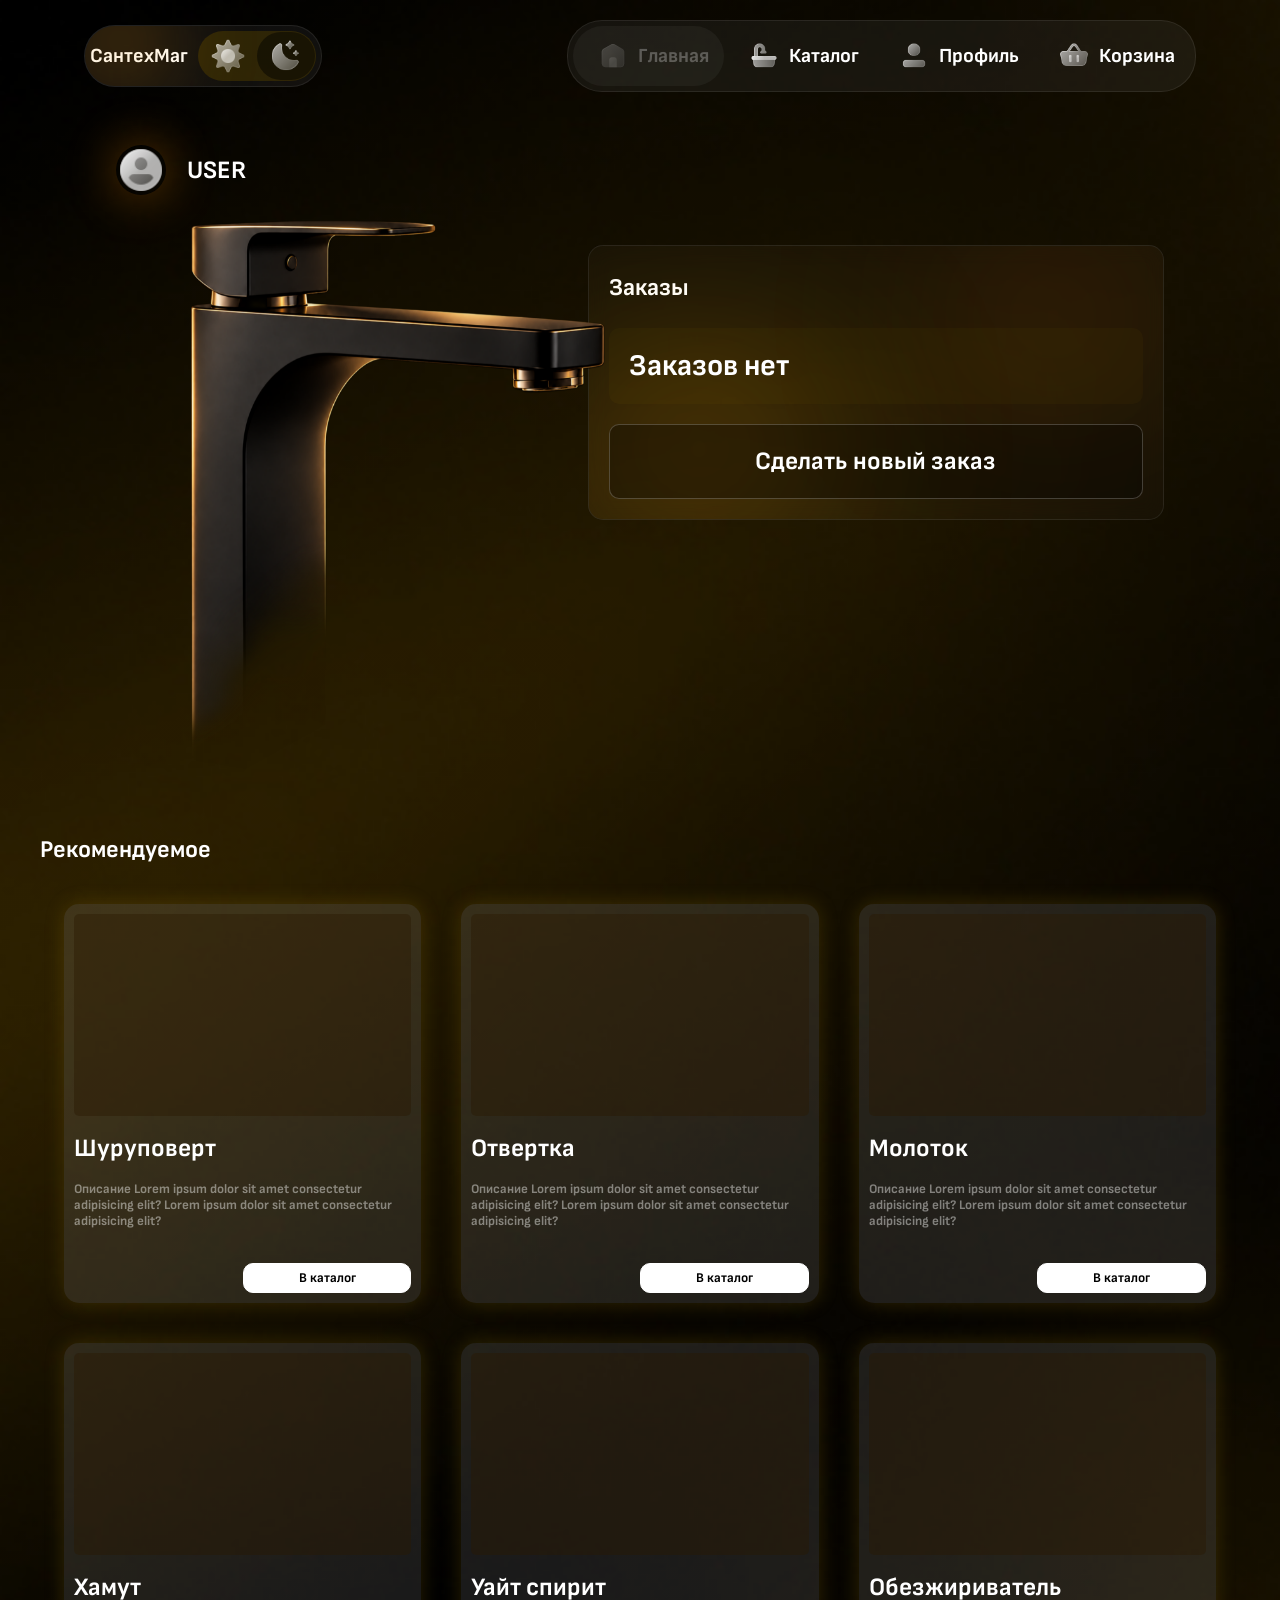
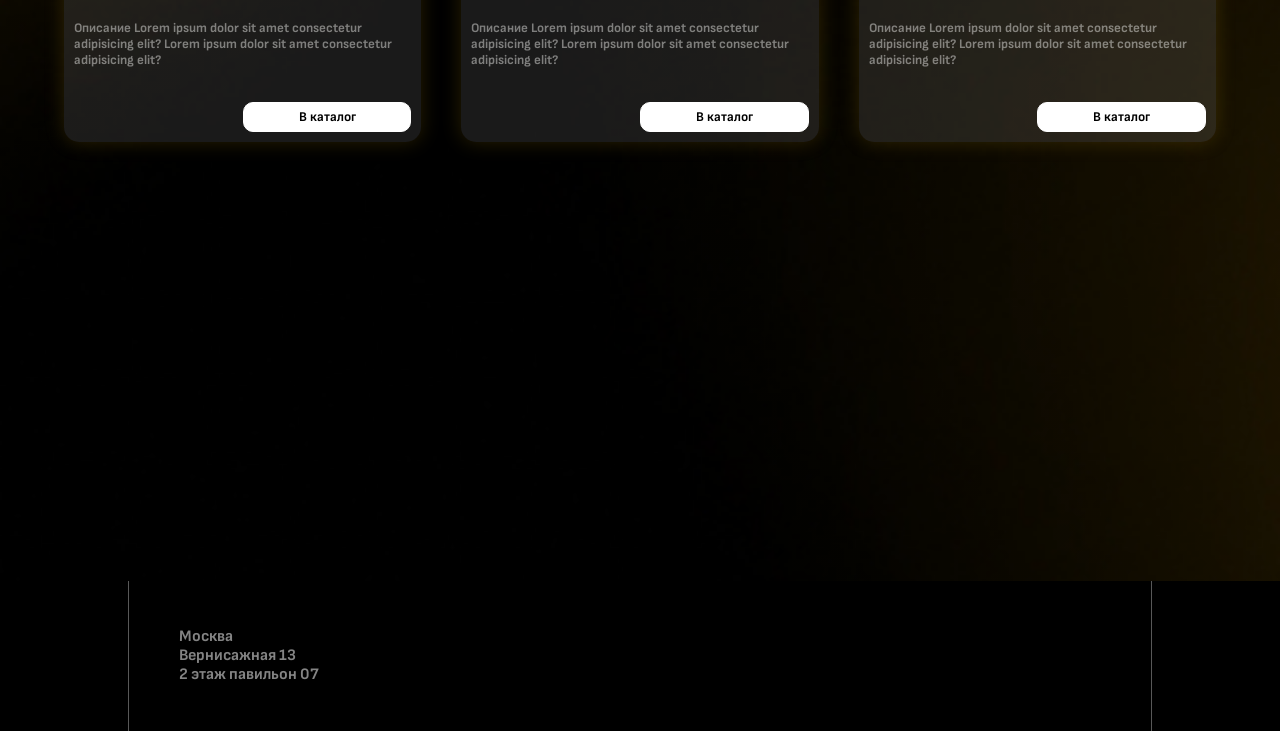
<file: index.html>
<!DOCTYPE html>
<html lang="ru">

<head>
    <meta charset="UTF-8">
    <meta name="viewport" content="width=device-width, initial-scale=1.0">
    <meta name="robots" content="noindex">
    <script>
        if (localStorage.getItem('theme') === 'light') {
            document.documentElement.classList.add('light-theme');
        }
    </script>
    <title>Магазин Сантехники</title>
    <link rel="preconnect" href="https://fonts.googleapis.com">
    <link rel="preconnect" href="https://fonts.gstatic.com" crossorigin>
    <link href="https://fonts.googleapis.com/css2?family=Sofia+Sans:ital,wght@0,1..1000;1,1..1000&display=swap"
        rel="stylesheet">
    <link rel="stylesheet" href="css/style.css">
    <link rel="stylesheet" href="css/menu.css">
    <link rel="stylesheet" href="css/lightTheme.css">

</head>

<body>
    <div class="menu__blok">
        <div class="menu__close"><img src="img/header/menu-close.png" alt="menuclose" class="menu__close__logo"></div>
        <div class="menu__nav">
            <div class="menu__item menu__item_open">
                <div class="menu__item_icon"><img src="img/header/home.svg" alt="home"></div>
                <div class="menu__item_title"><a href="index.html">Главная</a></div>
            </div>
            <div class="menu__item">
                <div class="menu__item_icon"><img src="img/header/catalog.png" alt="catalog"></div>
                <div class="menu__item_title"><a href="catalog.html">Каталог</a></div>
            </div>
            <div class="menu__item">
                <div class="menu__item_icon"><img src="img/header/profile.png" alt="profile"></div>
                <div class="menu__item_title"><a href="profile.html">Профиль</a></div>
            </div>
            <div class="menu__item">
                <div class="menu__item_icon"><img src="img/header/korxina.png" alt="korzina"></div>
                <div class="menu__item_title"><a href="cart.html">Корзина</a></div>
            </div>
        </div>
    </div>



    <!---------------Шапка  -->
    <div class="fon-blok">

        <header>

            <div class="header__flex">
                <div class="header__logo">
                    <div class="header__logo__blob"></div>
                    <div class="header__logo__text">СантехМаг</div>
                    <div class="theme">
                        <div class="theme__button" id="light"><img src="img/theme/light.png" alt=""></div>
                        <div class="theme__button" id="dark"><img src="img/theme/dark.png" alt=""></div>
                    </div>
                </div>


                <div class="nav__flex">
                    <nav class="nav">
                        <div class="nav__item nav__item_open">
                            <div class="nav__item_icon"><img src="img/header/home.svg" alt="home"></div>
                            <div class="nav__item_title"><a href="index.html">Главная</a></div>
                        </div>
                        <div class="nav__item">
                            <div class="nav__item_icon"><img src="img/header/catalog.png" alt="catalog"></div>
                            <div class="nav__item_title"><a href="catalog.html">Каталог</a></div>
                        </div>
                        <div class="nav__item">
                            <div class="nav__item_icon"><img src="img/header/profile.png" alt="profile"></div>
                            <div class="nav__item_title"><a href="profile.html">Профиль</a></div>
                        </div>
                        <div class="nav__item">
                            <div class="nav__item_icon"><img src="img/header/korxina.png" alt="korzina"></div>
                            <div class="nav__item_title"><a href="cart.html">Корзина</a></div>
                        </div>
                    </nav>
                </div>
                <div class="header__menu"><img src="img/header/menu.png" alt="menu"></div>
            </div>



        </header>

        <main class="container">


            <!-- -------------Главная---- -->
            <section class="home">
                <div class="user">
                    <div class="user__logo"><img src="img/header/profilelog.png" alt="profile"></div>
                    <div class="user__name">User</div>

                    <div class="user__count">Количество заказов: 0</div>

                </div>
                <div class="info__blok">

                    <div class="kran__blok"><img src="img/kran.png" alt=""></div>

                    <div class="info">
                        <div class="info__blob"></div>
                        <div class="info__blob1"></div>
                        <h1 class="info__title">Заказы</h1>

                        <div class="info__items-blok">



                        </div>
                
                        <div class="info__item info__item-btn">
                            <button class="info__btn_order"><a href="catalog.html">Сделать новый заказ</a></button>
                        </div>
                    </div>
                </div>
            </section>
    </div>

    <!-- -----------Частые товары -->

    <section class="usble">
        <h1 class="usble__title">Рекомендуемое</h1>

        <div class="goods">

        </div>
    </section>

    </main>


    <!--------------Подвал -->
    <footer>
        <div class="footer__info">
            <p>Москва <br> Вернисажная 13 <br> 2 этаж павильон 07</p>
        </div>
    </footer>

    <script src="script/products.js"></script>

    <script src="script/menu.js"></script>
    <script src="script/home.js"></script>
    <script src="script/animations.js"></script>
    <script src="script/setThemeHome.js"></script>


</body>

</html>
</file>
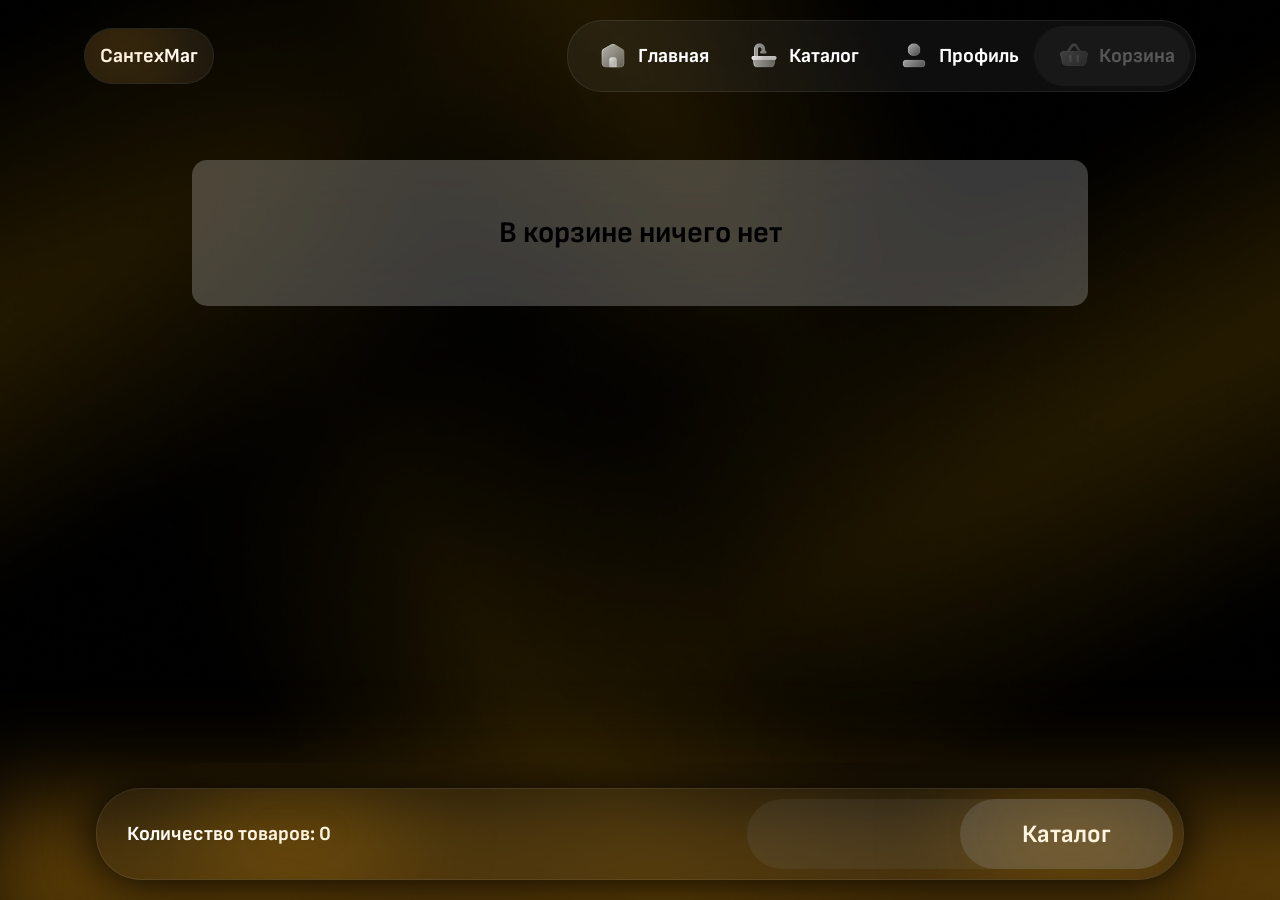
<file: cart.html>
<!DOCTYPE html>
<html lang="ru">

<head>
    <meta charset="UTF-8">
    <meta name="viewport" content="width=device-width, initial-scale=1.0">
    <script>
        if (localStorage.getItem('theme') === 'light') {
            document.documentElement.classList.add('light-theme');
        }
    </script>
    <title>Cart</title>
    <link rel="preconnect" href="https://fonts.googleapis.com">
    <link rel="preconnect" href="https://fonts.gstatic.com" crossorigin>
    <link href="https://fonts.googleapis.com/css2?family=Sofia+Sans:ital,wght@0,1..1000;1,1..1000&display=swap"
        rel="stylesheet">
    <link rel="stylesheet" href="css/cart.css">
    <link rel="stylesheet" href="css/menu.css">
    <link rel="stylesheet" href="css/lightTheme.css">

</head>

<body>
    <div class="menu__blok">
        <div class="menu__close"><img src="img/header/menu-close.png" alt="menuclose" class="menu__close__logo"></div>
        <div class="menu__nav">
            <div class="menu__item">
                <div class="menu__item_icon"><img src="img/header/home.svg" alt="home"></div>
                <div class="menu__item_title"><a href="index.html">Главная</a></div>
            </div>
            <div class="menu__item">
                <div class="menu__item_icon"><img src="img/header/catalog.png" alt="catalog"></div>
                <div class="menu__item_title"><a href="catalog.html">Каталог</a></div>
            </div>
            <div class="menu__item">
                <div class="menu__item_icon"><img src="img/header/profile.png" alt="profile"></div>
                <div class="menu__item_title"><a href="profile.html">Профиль</a></div>
            </div>
            <div class="menu__item menu__item_open">
                <div class="menu__item_icon"><img src="img/header/korxina.png" alt="korzina"></div>
                <div class="menu__item_title"><a href="cart.html">Корзина</a></div>
            </div>
        </div>
    </div>

    <!---------------Шапка  -->
    <div class="fon-blok">

        <header>

            <div class="header__flex">
                <div class="header__logo">
                    <div class="header__logo__blob"></div>
                    <a href="index.html" class="header__logo__text">СантехМаг</a>
                </div>


                <div class="nav__flex">
                    <nav class="nav">
                        <div class="nav__item">
                            <div class="nav__item_icon"><img src="img/header/home.svg" alt="home"></div>
                            <div class="nav__item_title"><a href="index.html">Главная</a></div>
                        </div>
                        <div class="nav__item">
                            <div class="nav__item_icon"><img src="img/header/catalog.png" alt="catalog"></div>
                            <div class="nav__item_title"><a href="catalog.html">Каталог</a></div>
                        </div>
                        <div class="nav__item">
                            <div class="nav__item_icon"><img src="img/header/profile.png" alt="profile"></div>
                            <div class="nav__item_title"><a href="profile.html">Профиль</a></div>
                        </div>
                        <div class="nav__item nav__item_open">
                            <div class="nav__item_icon"><img src="img/header/korxina.png" alt="korzina"></div>
                            <div class="nav__item_title"><a href="cart.html">Корзина</a></div>
                        </div>
                    </nav>
                </div>
                <div class="header__menu"><img src="img/header/menu.png" alt="menu"></div>
            </div>



        </header>


        <div class="shadow"></div>
        <div class="goods__info">
            <div class="goods__blob"></div>
            <div class="goods__blob1"></div>
            <div class="goods__count">Количество товаров: 0</div>
            <div class="goods__buy">
                <div class="goods__buy__total">17 600 руб.</div>
                <button type="submit" class="goods__buy__button"><a href="checkout.html">Оформить</a></button>
            </div>
        </div>



        <div class="cart__list">
        </div>














        <script src="script/animations.js"></script>
        <script src="script/products.js"></script>
        <script src="script/cart.js"></script>
        <script src="script/cart-page.js"></script>
        <script src="script/menu.js"></script>
        <script src="script/theme.js"></script>

</body>

</html>
</file>
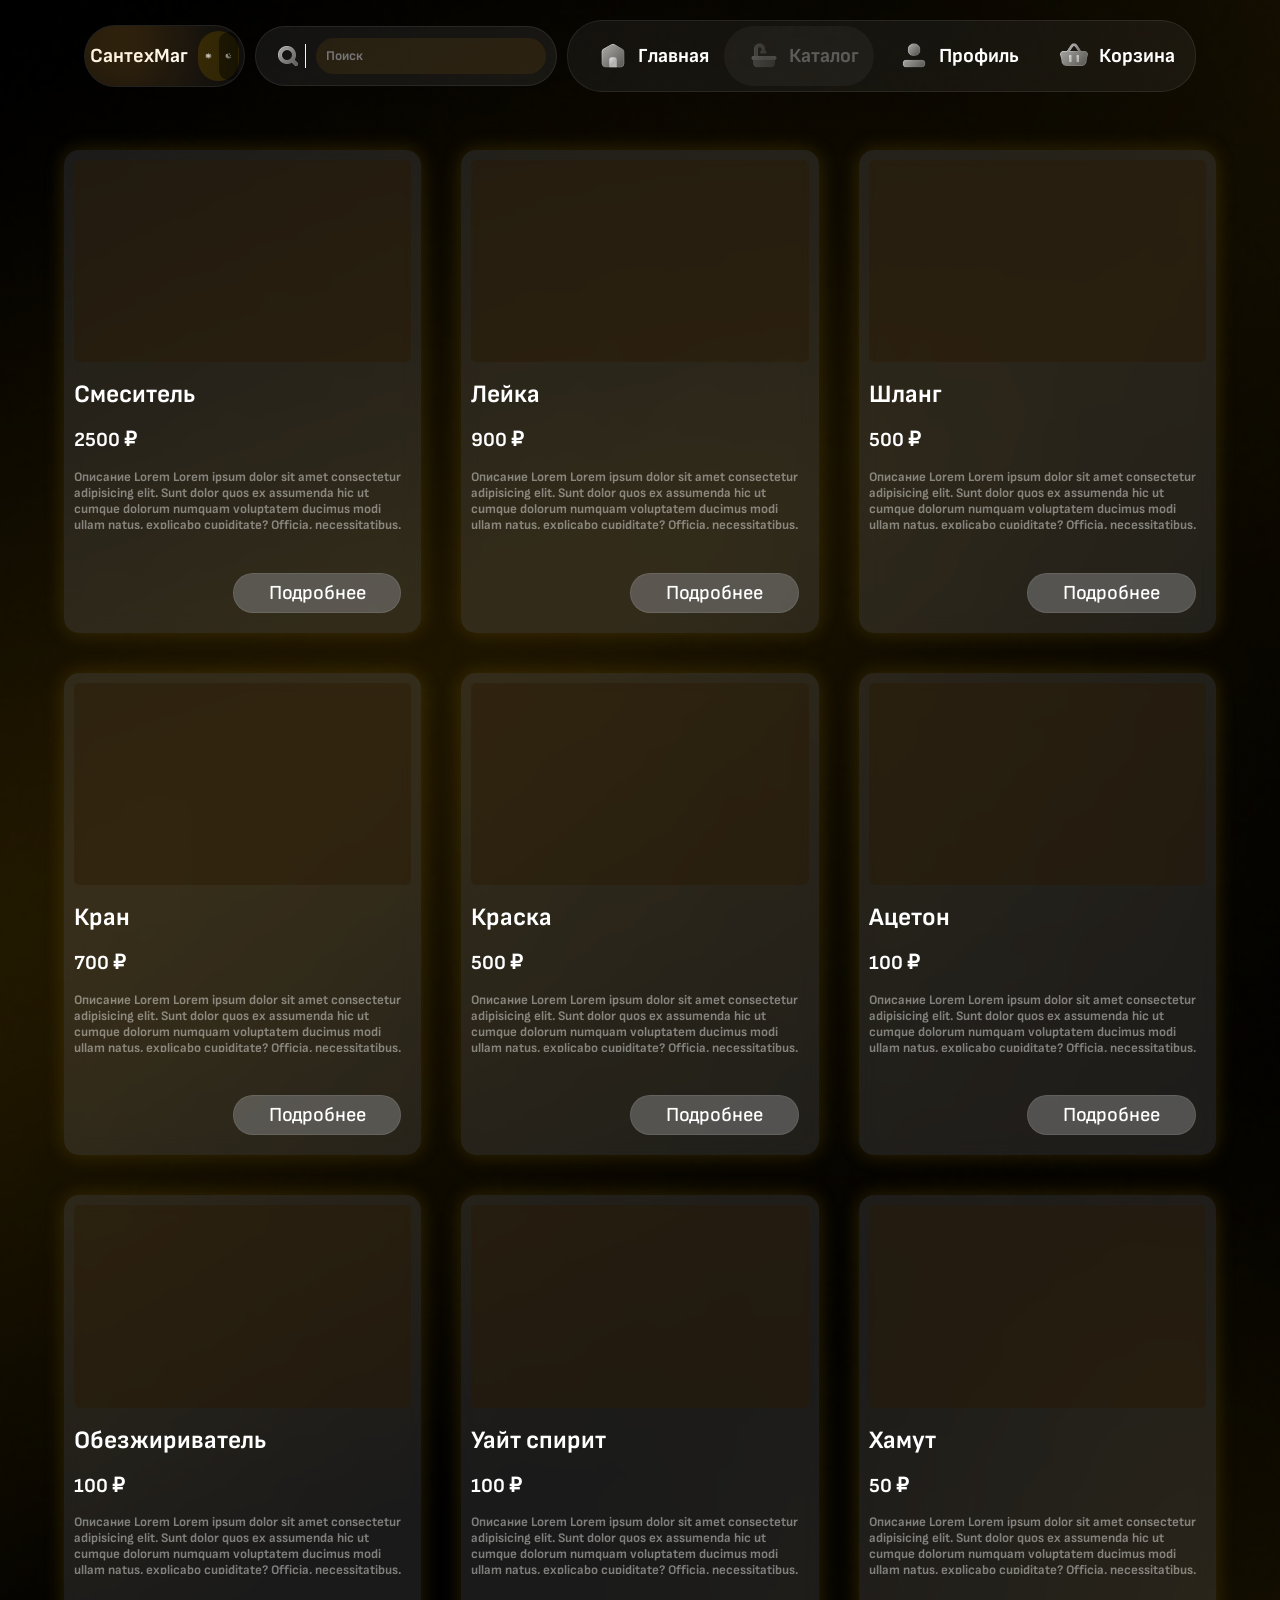
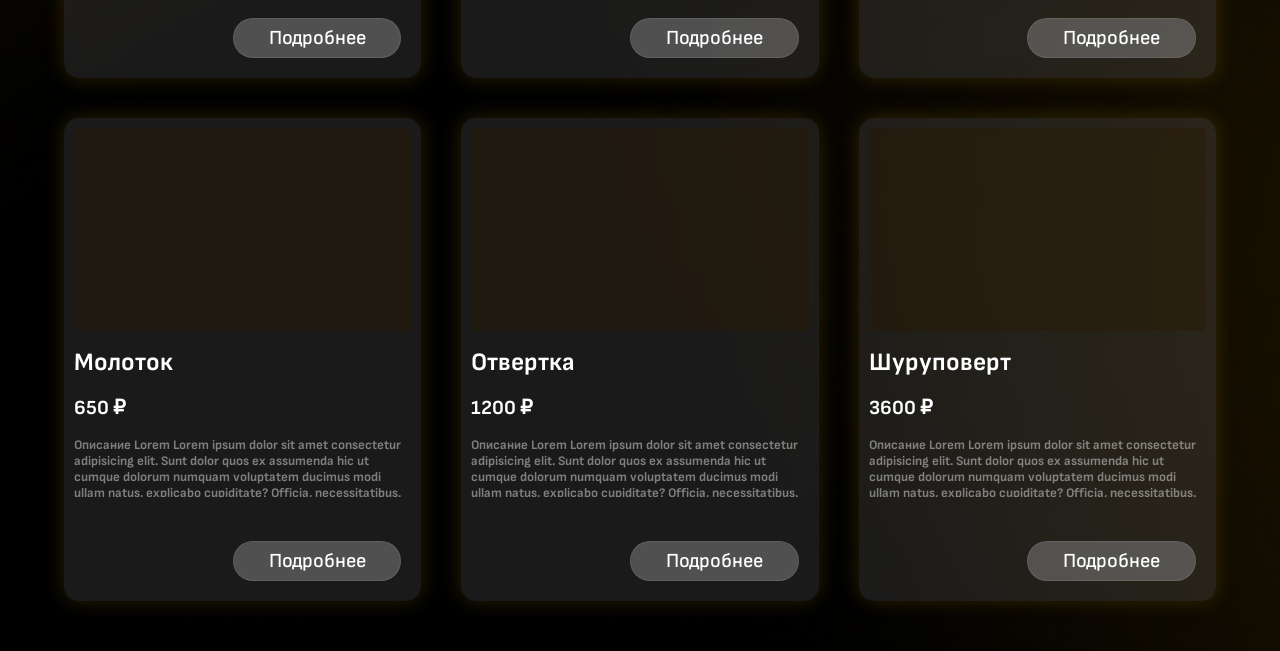
<file: catalog.html>
<!DOCTYPE html>
<html lang="ru">

<head>
    <meta charset="UTF-8">
    <meta name="viewport" content="width=device-width, initial-scale=1.0">
    <script>
        if (localStorage.getItem('theme') === 'light') {
            document.documentElement.classList.add('light-theme');
        }
    </script>
    <title>Каталог</title>
    <link rel="preconnect" href="https://fonts.googleapis.com">
    <link rel="preconnect" href="https://fonts.gstatic.com" crossorigin>
    <link href="https://fonts.googleapis.com/css2?family=Sofia+Sans:ital,wght@0,1..1000;1,1..1000&display=swap"
        rel="stylesheet">
    <link rel="stylesheet" href="css/catalog.css">
    <link rel="stylesheet" href="css/menu.css">
    <link rel="stylesheet" href="css/lightTheme.css">

</head>

<body>




    <div class="menu__blok">
        <div class="menu__close"><img src="img/header/menu-close.png" alt="menuclose" class="menu__close__logo"></div>
        <div class="menu__nav">
            <div class="menu__item">
                <div class="menu__item_icon"><img src="img/header/home.svg" alt="home"></div>
                <div class="menu__item_title"><a href="index.html">Главная</a></div>
            </div>
            <div class="menu__item menu__item_open">
                <div class="menu__item_icon"><img src="img/header/catalog.png" alt="catalog"></div>
                <div class="menu__item_title"><a href="catalog.html">Каталог</a></div>
            </div>
            <div class="menu__item">
                <div class="menu__item_icon"><img src="img/header/profile.png" alt="profile"></div>
                <div class="menu__item_title"><a href="profile.html">Профиль</a></div>
            </div>
            <div class="menu__item">
                <div class="menu__item_icon"><img src="img/header/korxina.png" alt="korzina"></div>
                <div class="menu__item_title"><a href="cart.html">Корзина</a></div>

            </div>
        </div>
    </div>

    <header>

        <div class="header__flex">
            <div class="header__home"><img src="img/header/home.svg" alt=""></div>
            <div class="header__logo">
                <div class="header__logo__blob"></div>
                <a href="index.html" class="header__logo__text">СантехМаг</a>
                <div class="theme">
                    <div class="theme__button" id="light"><img src="img/theme/light.png" alt=""></div>
                    <div class="theme__button" id="dark"><img src="img/theme/dark.png" alt=""></div>
                </div>
            </div>

            <div class="search__blok">
                <div class="search__img__div"><img src="img/header/loupe.png" alt="" class="search__logo"></div>
                <input type="text" placeholder="Поиск" class="search__input">
            </div>

            <div class="nav__flex">
                <nav class="nav">
                    <div class="nav__item">
                        <div class="nav__item_icon"><img src="img/header/home.svg" alt="home"></div>
                        <div class="nav__item_title"><a href="index.html">Главная</a></div>
                    </div>
                    <div class="nav__item nav__item_open">
                        <div class="nav__item_icon"><img src="img/header/catalog.png" alt="catalog"></div>
                        <div class="nav__item_title"><a href="#">Каталог</a></div>
                    </div>
                    <div class="nav__item">
                        <div class="nav__item_icon"><img src="img/header/profile.png" alt="profile"></div>
                        <div class="nav__item_title"><a href="profile.html">Профиль</a></div>
                    </div>
                    <div class="nav__item" id="cart-btn">
                        <div class="nav__item_icon"><img src="img/header/korxina.png" alt="korzina"></div>
                        <div class="nav__item_title"><a href="cart.html">Корзина</a></div>
                    </div>
                </nav>
            </div>
            <div class="header__menu"><img src="img/header/menu.png" alt="menu"></div>
        </div>



    </header>


    <section class="catalog__container">

        <div class="goods">

        </div>
    </section>



    <script src="script/menu.js"></script>
    <script src="script/cart.js"></script>
    <script src="script/products.js"></script>
    <script src="script/catalog.js"></script>
    <script src="script/animations.js"></script>
    <script src="script/search.js"></script>
    <script src="script/setTheme.js"></script>


</body>

</html>
</file>
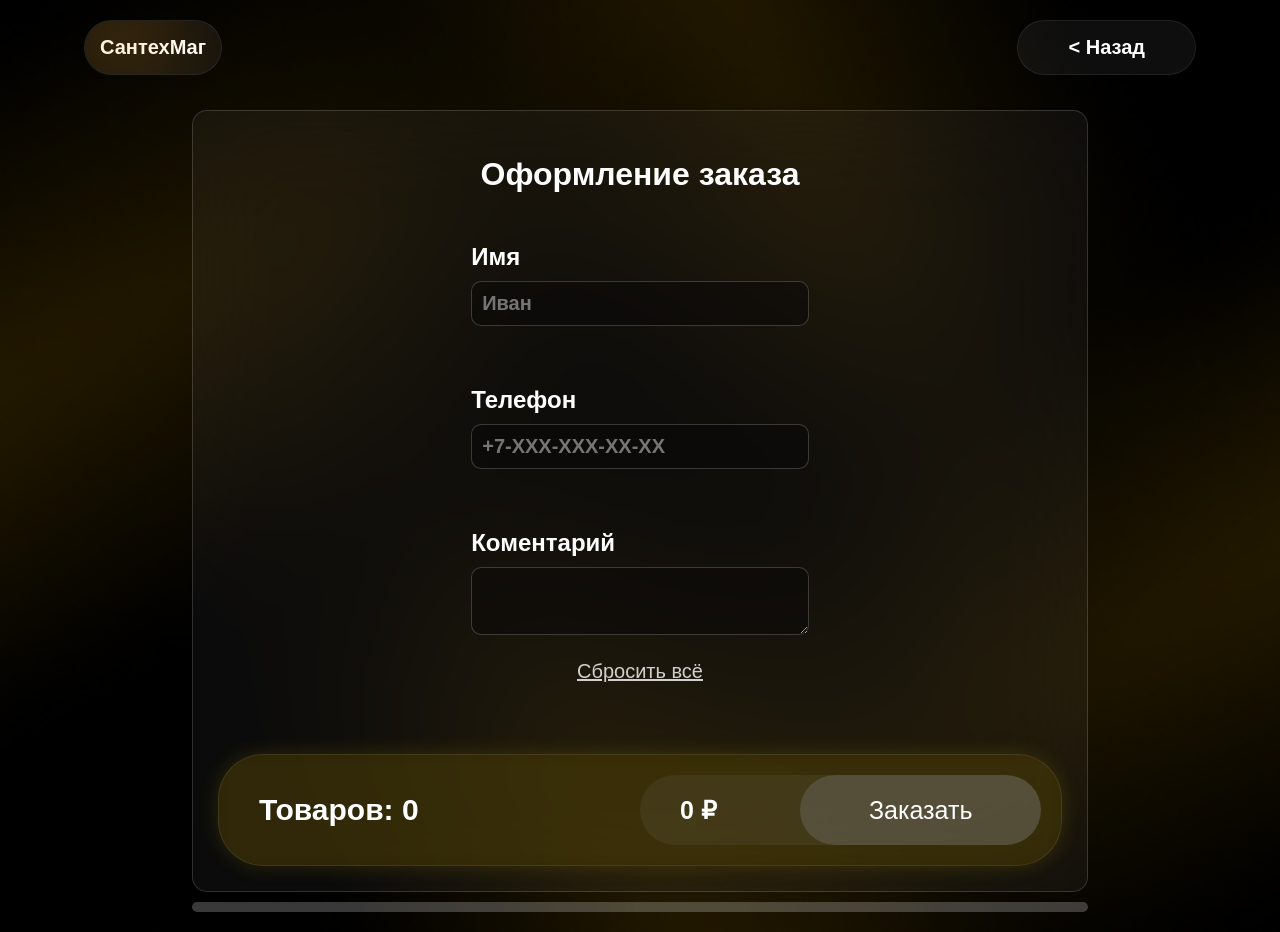
<file: checkout.html>
<!DOCTYPE html>
<html lang="ru">

<head>
    <meta charset="UTF-8">
    <meta name="viewport" content="width=device-width, initial-scale=1.0">
    <script>
        if (localStorage.getItem('theme') === 'light') {
            document.documentElement.classList.add('light-theme');
        }
    </script>
    <title>checkout</title>
    <link rel="stylesheet" href="css/cart.css">
    <link rel="stylesheet" href="css/checkout.css">
    <link rel="stylesheet" href="css/lightTheme.css">

</head>

<body>


    <!---------------Шапка  -->
    <div class="fon-blok">

        <header>

            <div class="header__flex">
                <div class="header__logo">
                    <div class="header__logo__blob"></div>
                    <a href="index.html" class="header__logo__text">СантехМаг</a>
                </div>


                <div class="back-btn"><a href="cart.html">
                        < Назад</a>
                </div>


        </header>




        <form action="" class="order">

            <h1 class="order__title">Оформление заказа</h1>
            <div id="order__name" class="order-item">
                <h2 class="order__subtitle">Имя</h2>
                <input type="text" id="name" placeholder="Иван">
                <div class="error" id="name-error"></div>
            </div>
            <div id="order__phone" class="order-item">
                <h2 class="order__subtitle">Телефон</h2>
                <input type="tel" id="phone" placeholder="+7-XXX-XXX-XX-XX">
                <div class="error" id="phone-error"></div>
            </div>
            <div id="order__comment" class="order-item">
                <h2 class="order__subtitle">Коментарий</h2>
                <textarea name="comment" id="comment"></textarea>
            </div>
            <button type="reset" class="reset-form">Сбросить всё</button>
            <div class="order__info">
                <div class="goods__count">Товаров: 0</div>
                <div class="goods__buy">
                    <div class="goods__buy__total">17 600 руб.</div>
                    <button type="button" class="goods__buy__button" id="submit-order">Заказать</button>
                </div>
            </div>

        </form>

        <div class="cart__list">

        </div>














        <script src="script/animations.js"></script>
        <script src="script/products.js"></script>
        <script src="script/cart.js"></script>
        <script src="script/checkout.js"></script>
        <script src="script/theme.js"></script>

</body>

</html>
</file>
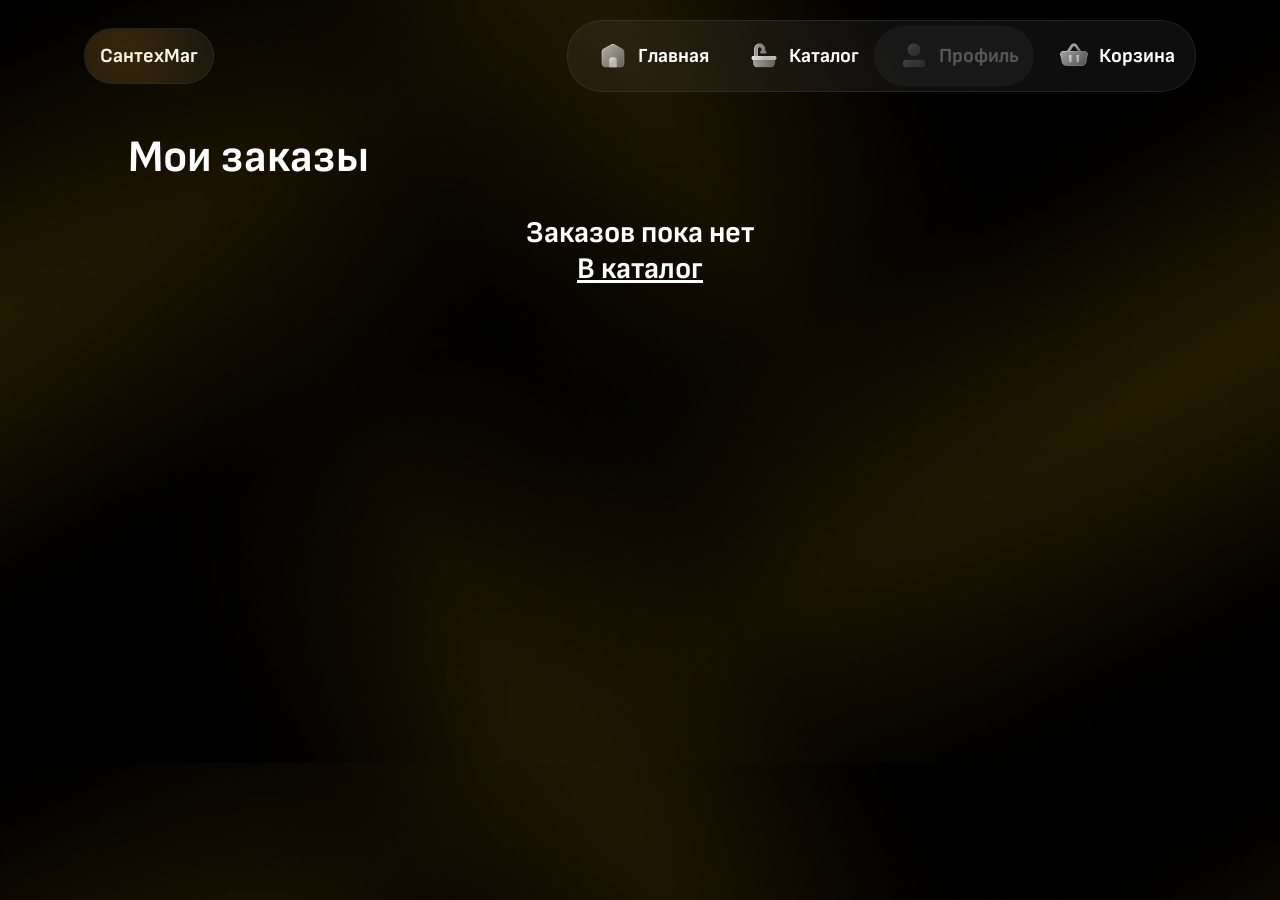
<file: profile.html>
<!DOCTYPE html>
<html lang="ru">

<head>
    <meta charset="UTF-8">
    <meta name="viewport" content="width=device-width, initial-scale=1.0">
    <script>
        if (localStorage.getItem('theme') === 'light') {
            document.documentElement.classList.add('light-theme');
        }
    </script>
    <title>profile</title>
    <link rel="preconnect" href="https://fonts.googleapis.com">
    <link rel="preconnect" href="https://fonts.gstatic.com" crossorigin>
    <link href="https://fonts.googleapis.com/css2?family=Sofia+Sans:ital,wght@0,1..1000;1,1..1000&display=swap"
        rel="stylesheet">
    <link rel="stylesheet" href="css/cart.css">
    <link rel="stylesheet" href="css/profile.css">
    <link rel="stylesheet" href="css/menu.css">
    <link rel="stylesheet" href="css/lightTheme.css">

</head>

<body>
    <div class="menu__blok">
        <div class="menu__close"><img src="img/header/menu-close.png" alt="menuclose" class="menu__close__logo"></div>
        <div class="menu__nav">
            <div class="menu__item">
                <div class="menu__item_icon"><img src="img/header/home.svg" alt="home"></div>
                <div class="menu__item_title"><a href="index.html">Главная</a></div>
            </div>
            <div class="menu__item">
                <div class="menu__item_icon"><img src="img/header/catalog.png" alt="catalog"></div>
                <div class="menu__item_title"><a href="catalog.html">Каталог</a></div>
            </div>
            <div class="menu__item menu__item_open">
                <div class="menu__item_icon"><img src="img/header/profile.png" alt="profile"></div>
                <div class="menu__item_title"><a href="#">Профиль</a></div>
            </div>
            <div class="menu__item">
                <div class="menu__item_icon"><img src="img/header/korxina.png" alt="korzina"></div>
                <div class="menu__item_title"><a href="cart.html">Корзина</a></div>
            </div>
        </div>
    </div>

    <!---------------Шапка  -->


        <header>

            <div class="header__flex">
                <div class="header__logo">
                    <div class="header__logo__blob"></div>
                    <a href="index.html" class="header__logo__text">СантехМаг</a>
                </div>


                <div class="nav__flex">
                    <nav class="nav">
                        <div class="nav__item">
                            <div class="nav__item_icon"><img src="img/header/home.svg" alt="home"></div>
                            <div class="nav__item_title"><a href="index.html">Главная</a></div>
                        </div>
                        <div class="nav__item">
                            <div class="nav__item_icon"><img src="img/header/catalog.png" alt="catalog"></div>
                            <div class="nav__item_title"><a href="catalog.html">Каталог</a></div>
                        </div>
                        <div class="nav__item nav__item_open">
                            <div class="nav__item_icon"><img src="img/header/profile.png" alt="profile"></div>
                            <div class="nav__item_title"><a href="#">Профиль</a></div>
                        </div>
                        <div class="nav__item">
                            <div class="nav__item_icon"><img src="img/header/korxina.png" alt="korzina"></div>
                            <div class="nav__item_title"><a href="cart.html">Корзина</a></div>
                        </div>
                    </nav>
                </div>
                <div class="header__menu"><img src="img/header/menu.png" alt="menu"></div>
            </div>



        </header>

        <div class="orders-container">
            <div class="order-title__remove">
                <h1>Мои заказы</h1>
                <button class="remove-orders">Удалить все заказы</button>
            </div>

            <div class="orders">


            </div>
        </div>




        <script src="script/profile.js"></script>
        <script src="script/menu.js"></script>

</body>


</html>
</file>
<file: css/style.css>
*,
*::before,
*::after {
  -webkit-box-sizing: border-box;
  box-sizing: border-box;
  font-family: "Sofia Sans", sans-serif;
  font-weight: 700;
  transition-duration: 0.5s;
}

* {
  margin: 0;
}

body {
  background: linear-gradient(rgba(0, 0, 0, 0.2), rgba(0, 0, 0, 0.2)),
    url('../img/fon.jpg') 0 0/cover;
}

.fon-blok {
  width: 100%;
  overflow: hidden;
}


header {
  position: relative;
  /* animation: down 1s; */
  width: 90%;
  margin: 0 auto;
  height: 100px;
  padding: 20px;

}

.header__menu {
  right: 20px;
  width: 50px;
  height: 50px;
  display: none;
}

.header__menu img {
  width: 100%;
}

.header__flex {
  display: -webkit-box;
  display: -ms-flexbox;
  display: flex;
  -webkit-box-pack: justify;
  -ms-flex-pack: justify;
  justify-content: space-between;
  -webkit-box-align: center;
  -ms-flex-align: center;
  align-items: center;
}

.header__logo {
  overflow: hidden;
  position: relative;
  padding: 5px;
  border-radius: 35px;
  -ms-flex-line-pack: center;
  align-content: center;
  background-color: rgba(128, 128, 128, 0.108);
  border: 1px solid rgba(255, 255, 255, 0.077);
  display: flex;
  align-items: center;

}

.theme {
  display: flex;
  align-items: center;
  background-color: rgba(67, 53, 0, 0.595);
  border-radius: 35px;
  width: 100%;
  height: 50px;
  margin-left: 10px;
  padding: 1px;
}
.theme__button {
  padding: 5px;
  align-content: center;
  border-radius: 35px;
  height: 100%;
  transition-duration: 0.2s;
}
#dark {
  background-color: rgba(0, 0, 0, 0.476);
  transition-duration: 0.2s;
}
#light:hover {
  background-color: rgba(0, 0, 0, 0.476);
  transition-duration: 0.2s;
}



.header__logo__blob {
  width: 50px;
  height: 50px;
  border-radius: 50%;
  -webkit-box-shadow: 0 0 20px gold;
  box-shadow: 0 0 20px gold;
  background-color: rgba(255, 136, 0, 0.884);
  -webkit-filter: blur(50px);
  filter: blur(50px);
  position: absolute;
  bottom: 20px;
  left: 10px;
  z-index: 3;
}

.header__logo__text {
  background: transparent;
  color: white;
  font-size: 20px;
  
}

.header__logo img {
  display: block;
  width: 70%;
  margin: 0 auto;
}

.nav {
  background-color: rgba(128, 128, 128, 0.108);
  border-radius: 35px;
  padding: 5px;
  display: -webkit-box;
  display: -ms-flexbox;
  display: flex;
  justify-content: space-between;
  -webkit-box-align: center;
  -ms-flex-align: center;
  align-items: center;
  border: 1px solid rgba(255, 255, 255, 0.077);
}

.nav__item {
  position: relative;
  display: -webkit-box;
  display: -ms-flexbox;
  display: flex;
  -webkit-box-align: center;
  -ms-flex-align: center;
  align-items: center;

  -webkit-transition-duration: 0.2s;
  transition-duration: 0.2s;
  border-radius: 35px;
  padding: 15px;
  transition-duration: 0.2s;
}

.nav__item:hover {
  background-color: rgba(128, 128, 128, 0.314);
}

.nav__item_open {
  opacity: 0.3;
  background-color: rgba(128, 128, 128, 0.314);
}

.nav__item_open:hover {
  opacity: 0.3;
}

.nav__item_icon {
  align-items: center;
  width: 30px;
  margin: 0 10px;
}

.nav__item_icon img {
  display: block;
  margin: 0 auto;
  width: 100%;
}

.nav__item_title a {
  text-decoration: none;
  font-size: 20px;
  color: white;
}

.nav__item_title a::after {
  content: '';
  position: absolute;
  top: 0;
  left: 0;
  right: 0;
  bottom: 0;
  z-index: 1;
}

.nav__item {
  cursor: pointer;
}


.search__blok {
  padding: 0 10px;
  display: flex;
  opacity: 1;
  animation: search 1s forwards reverse;
  border-radius: 40px;
  align-items: center;
  width: 40%;
  min-height: 60px;
  background-color: rgba(128, 128, 128, 0.139);
  border: 1px solid rgba(255, 255, 255, 0.077);
}

.search__img__div {
  border-right: 1px solid rgb(246, 243, 243);
  max-width: 30px;
  margin: 10px;
  padding-right: 5px;
}

.search__logo {
  display: block;
  width: 100%;
  margin: 0 auto;
}

.search__input {
  outline: none;
  border-radius: 40px;
  border: none;
  width: 90%;
  min-height: 30px;
  padding: 10px;
  background-color: rgba(255, 170, 0, 0.077);
  color: white;
}






.container {
  padding: 20px;
  width: 85%;
  margin: 0 auto;
}

.user {
  position: relative;
  animation: up 1s;
  display: -webkit-box;
  display: -ms-flexbox;
  display: flex;
  -webkit-box-pack: start;
  -ms-flex-pack: start;
  justify-content: start;
  -webkit-box-align: center;
  -ms-flex-align: center;
  align-items: center;
  padding: 50px 0;
  width: 100%;
  height: 30px;
}

.user__logo {
  width: 50px;
  height: 50px;
  box-shadow: 0 0 50px rgba(255, 145, 0, 0.425);
  border-radius: 50%;
  overflow: hidden;
}

.user__logo img {
  display: block;
  margin: 0 auto;
  width: 100%;
}

.user__name {
  color: white;
  font-size: 25px;
  text-transform: uppercase;
  -webkit-box-flex: 1;
  -ms-flex: 1 1 auto;
  flex: 1 1 auto;
  margin: 0 2%;
}

.user__count {
  color: rgba(255, 255, 255, 0.599);
}

.home {
  padding: 0;
}

.info__blok {
  display: flex;
  flex-direction: row;
  justify-content: space-between;
  align-items: start;
}

.kran__blok {
  animation: updown 4s ease-in-out 1s infinite alternate-reverse;
  position: relative;
  width: 40%;
  left: 7%;
  z-index: 8;
  max-height: 100%;
}

.kran__blok img {
  width: 100%;
  animation: up 2s ease;
  pointer-events: none;
}


.info {
  position: relative;
  animation: up 1s;
  z-index: 5;
  background: transparent;
  background-color: rgba(241, 241, 241, 0.024);
  backdrop-filter: blur(10px);
  padding: 10px;
  border-radius: 15px;
  margin: 25px 0 0 0;
  justify-self: end;
  width: 55%;
  overflow: hidden;
  border: 1px solid rgba(255, 255, 255, 0.077);
}

.info__item {
  margin: 10px;
  z-index: 2;
  position: relative;
  opacity: 0;
  animation: up 1s forwards;
  animation-delay: 0.5s;
  display: -webkit-box;
  display: -ms-flexbox;
  display: flex;
  -webkit-box-align: center;
  -ms-flex-align: center;
  align-items: center;
  background-color: rgba(255, 217, 0, 0.027);
  backdrop-filter: blur(500px);
  padding: 20px;
  border-radius: 10px;
}

.info__item-btn {
  justify-content: center;
  border: 1px solid rgba(255, 255, 255, 0.206);
  background-color: rgba(0, 0, 0, 0.299);
  transition-duration: 0.2s;
}

.info__item-btn:hover {
  background-color: rgba(255, 217, 0, 0.027);
}

.info__title {
  color: white;
  margin: 3% 0 3% 10px;
}

.info__subtitle {

  color: white;
  /* margin: 0 0 1% 0; */
  font-size: 20px;
  -webkit-box-flex: 1;
  -ms-flex: 1 1 auto;
  flex: 1 1 auto;
}

.info__subtitle_live {
  font-size: 30px;
}

.info__btn_order {
  background: none;
  border: none;

}

.info__btn_order a {
  color: white;
  font-size: 25px;
  text-decoration: none;
}

.info__btn_order a::after {
  content: '';
  top: 0;
  bottom: 0;
  left: 0;
  right: 0;
  position: absolute;
  z-index: 1;
}


.info__blob {
  width: 200px;
  height: 100px;
  border-radius: 50%;
  -webkit-box-shadow: 0 0 40px rgba(255, 217, 0, 0.073);
  box-shadow: 0 0 40px rgba(255, 217, 0, 0.055);
  background-color: rgba(255, 106, 0, 0.288);
  -webkit-filter: blur(100px);
  filter: blur(100px);
  position: absolute;
  top: 20px;
  right: 10px;
  z-index: 0;
}

.info__blob1 {
  width: 200px;
  height: 100px;
  border-radius: 50%;
  -webkit-box-shadow: 0 0 50px gold;
  box-shadow: 0 0 50px gold;
  background-color: rgba(255, 136, 0, 0.384);
  -webkit-filter: blur(100px);
  filter: blur(100px);
  position: absolute;
  bottom: 20px;
  left: 10px;
  z-index: 0;
}

.info__counts {
  color: white;
  font-size: 30px;
}

.info__status {
  overflow: hidden;
  position: relative;
  -ms-flex-line-pack: center;
  align-content: center;
  background-color: rgba(252, 152, 2, 0.075);
  display: block;
  padding: 0 5%;
  text-align: start;
  -ms-flex-line-pack: center;
  align-content: center;
  width: 25%;
  border-radius: 30px 0 0 30px;
  height: 43px;
  /* -webkit-box-shadow: 0 0 10px red; */
  /* box-shadow: 0 0 10px red; */
}
.info__items-blok {
  width: 100%;
  display: flex;
  flex-direction: column;
}
.info__status__title {
  color: white;
  text-wrap: nowrap;
}

.info__status__blob {
  width: 50px;
  height: 50px;
  border-radius: 50%;
  -webkit-box-shadow: 0 0 10px green;
  box-shadow: 0 0 10px green;
  background-color: green;
  -webkit-filter: blur(50px);
  filter: blur(20px);
  position: absolute;
  bottom: 20px;
  left: 10px;
  z-index: 3;
}

.info__status__blob-ready {
  -webkit-box-shadow: 0 0 10px red;
  box-shadow: 0 0 10px red;
  background-color: red;
}

.info__btn {
  padding: 13px;
  background-color: rgba(255, 255, 255, 0.807);
  color: black;
  border-radius: 0 30px 30px 0;
  -webkit-transition-duration: 0.3s;
  transition-duration: 0.3s;
  border: none;
  -webkit-box-shadow: 10px 0 30px black;
  box-shadow: 10px 0 30px black;
}

.info__btn:hover {
  background-color: rgba(0, 0, 0, 0.589);
  color: white;
}

.info__btn_ready {
  opacity: 0.5;
}

.info__btn_ready:hover {
  background-color: rgba(255, 255, 255, 0.807);
  color: black;
}

.usble {
  width: 100%;
  backdrop-filter: blur(0px);
  overflow: hidden;

}

.usble__title {
  color: white;
  margin: 40px;
}

.goods {
  display: -ms-grid;
  display: grid;
  -ms-grid-columns: 1fr 40px 1fr 40px 1fr;
  grid-template-columns: repeat(3, 1fr);
  -ms-grid-rows: 1fr 40px 1fr 40px 1fr;
  grid-template-rows: repeat(3, 1fr);
  gap: 40px;
  width: 90%;
  margin: 0 auto;
}

.goods>*:nth-child(1) {
  -ms-grid-row: 1;
  -ms-grid-column: 1;
}

.goods>*:nth-child(2) {
  -ms-grid-row: 1;
  -ms-grid-column: 3;
}

.goods>*:nth-child(3) {
  -ms-grid-row: 1;
  -ms-grid-column: 5;
}

.goods>*:nth-child(4) {
  -ms-grid-row: 3;
  -ms-grid-column: 1;
}

.goods>*:nth-child(5) {
  -ms-grid-row: 3;
  -ms-grid-column: 3;
}

.goods>*:nth-child(6) {
  -ms-grid-row: 3;
  -ms-grid-column: 5;
}

.goods>*:nth-child(7) {
  -ms-grid-row: 5;
  -ms-grid-column: 1;
}

.goods>*:nth-child(8) {
  -ms-grid-row: 5;
  -ms-grid-column: 3;
}

.goods>*:nth-child(9) {
  -ms-grid-row: 5;
  -ms-grid-column: 5;
}

.goods__karta {
  opacity: 0;
  position: relative;
  display: -webkit-box;
  display: -ms-flexbox;
  display: flex;
  -webkit-box-orient: vertical;
  -webkit-box-direction: normal;
  -ms-flex-direction: column;
  flex-direction: column;
  -webkit-box-pack: start;
  -ms-flex-pack: start;
  justify-content: start;
  -webkit-box-align: center;
  -ms-flex-align: center;
  align-items: center;
  padding: 10px;
  border-radius: 15px;
  max-width: 100%;
  background-color: rgba(255, 255, 255, 0.103);
  -webkit-box-shadow: 0 0 20px rgba(255, 200, 0, 0.658);
  box-shadow: 0 0 20px rgba(181, 142, 0, 0.228);
  backdrop-filter: blur(10px);
  transition-duration: 0.5s;
}

.goods__karta:hover {
  scale: 1.10;
  box-shadow: 0 0 1px black;
}

.animate {
  animation: up 1s forwards;
}

.goods__image {
  background-color: rgba(42, 26, 0, 0.409);
  width: 100%;
  border-radius: 5px;
  padding-bottom: 60%;
  margin-bottom: 5%;
}

.goods__name {
  color: white;
  font-size: 25px;
  margin-bottom: 5%;
  -ms-flex-item-align: start;
  -ms-grid-row-align: start;
  align-self: start;
}

.goods__description {
  font-size: 13px;
  color: rgba(255, 254, 253, 0.439);
  margin-bottom: 10%;
  -webkit-box-flex: 1;
  -ms-flex: 1 1 auto;
  flex: 1 1 auto;
  max-height: 60px;
  overflow: hidden;
}

.goods__btn {
  -ms-flex-item-align: end;
  -ms-grid-row-align: end;
  align-self: end;
  background-color: white;
  color: black;
  border: 1px solid white;
  border-radius: 10px;
  width: 50%;
  height: 30px;
  -webkit-transition-duration: 0.2s;
  transition-duration: 0.2s;
}

.goods__btn:active {
  background-color: rgba(253, 252, 252, 0.266);
}

.goods__btn:hover {
  background-color: rgba(252, 251, 248, 0.432);
}

footer {
  background-color: black;
  height: 150px;
}

footer .footer__info {
  border-left: 1px solid rgba(128, 128, 128, 0.688);
  border-right: 1px solid rgba(128, 128, 128, 0.688);
  width: 80%;
  height: 100%;
  -ms-flex-line-pack: center;
  align-content: center;
  margin: 0 auto;
  color: rgba(255, 255, 255, 0.519);
}

footer .footer__info p {
  padding: 0 50px;
}

@keyframes search {
  0% {
    opacity: 0;
    width: 0%;
  }

  100% {
    opacity: 1;
    width: 40%;
  }
}


@keyframes down {
  0% {
    opacity: 0;
    top: -100px
  }

  100% {
    top: 0;
    opacity: 1;
  }
}

@keyframes up {
  0% {
    transform: translateY(100px);
    opacity: 0;
  }

  100% {
    transform: translateY(0);
    opacity: 1;
  }
}

@keyframes updown {
  0% {
    transform: translateY(30px);
  }

  100% {
    transform: translateY(0);
  }
}


@media (max-width: 1200px) {
  .search__blok {
    width: 60%;

  }

  .nav__flex {
    display: none;
  }

  .header__menu {
    display: block;
  }


  .kran__blok {
    display: none;
  }

  .info {
    width: 100%;
  }
}

@media (max-width: 780px) {
  .goods {
    -ms-grid-columns: (1fr 1fr);
    grid-template-columns: repeat(2, 1fr);
  }

  .container {
    width: 100%;
    margin: 0;
  }

  .user {
    padding: 0;
  }
  .info {
    padding: 5px;
  }
  .info__title {
    font-size: 20px;
  }
  .info__subtitle_live {
    font-size: 20px;
  }
  header {
    width: 100%;
    height: 70px;
    padding: 10px;
  }

  .nav__flex {
    display: none;
  }

  .header__menu {
    display: block;
  }
}

  @media (max-width: 520px) {

    .header__logo {
      font-size: 15px;
    }
    .theme {
      max-width: 80px;
      max-height: 30px;
    }

    .info__title,
    .info__item {
      margin: 10px;
    }

    .info__status {
      font-size: 15px;
      width: 30%;
    }

    .info__subtitle {
      font-size: 15px;
    }

    .info__subtitle_live {
      font-size: 20px;
    }
    .info__counts {
      font-size: 20px;
    }

    .goods__karta {
      padding: 10px;
    }

    .goods {
      width: 100%;
      margin: 0 auto;
      gap: 10px;
    }

    .goods__description {
      max-height: 50px;
      overflow: hidden;
    }

    .info {
      padding: 5px;
    }
    .info__item {
      padding: 10px;
    }
    .info__btn {
      padding: 10px;
    }
    .info__status {
      height: 35px;
    }
    .info__btn_order a {
      font-size: 20px;
    }
    .user__name {
      font-size: 18px;
    }

    .user__count {
      font-size: 14px;
    }

    .user__logo {
      display: none;
    }
    .usble__title {
      margin: 20px 30px;
    }
    .goods {
      width: 90%;
      margin: 0 auto 30px auto;
      gap: 15px;
    }
    .goods__karta {
      padding: 3px;
    }
    .goods__name {
      font-size: 20px;
    }
    .goods__btn {
      font-size: 15px;
    }
  }

  @media (max-width: 390px) {
    .goods {
      -ms-grid-columns: (1fr);
      grid-template-columns: repeat(2, 1fr);
    }

    .container {
      padding: 10px;
    }

    .good__name {
      font-size: 5px;
    }
  }
</file>
<file: css/menu.css>
.menu__blok {
    z-index: 10;
    position: fixed;
    right: -70%;
    display: none;
    top: 0;
    background-color: rgb(22, 21, 21);
    border: 4px solid rgba(255, 166, 0, 0.084);
    height: 100%;
    width: 70%;
    box-shadow: 0 0 10px black;
    box-shadow: inset 0 0 1000px rgba(255, 170, 0, 0.172);
}

.menu__blok_open {
    right: 0;
}
.fon-menu {
    background-color: black;
    opacity: 0.8;
    width: 100%;
    height: 100%;
    position: fixed;
    top: 0;
    left: 0;
    z-index: 9;
}



.menu__nav {
    padding: 40px;
}
.menu__close {
    width: 30px;
    margin: 25px;
}
.menu__close__logo {
    width: 100%;
}
.menu__item {
    display: flex;
    margin: 20px 0;
    transition-duration: 0.3s;
}
.menu__item:hover {
    opacity: 0.5;
}
.menu__item_open {
    opacity: 0.5;
}


.menu__item_title a {
    color: white;
    font-size: 25px;
    text-decoration: none;
    margin: 0 10px;
}
.menu__item_icon {
    width: 20px;
    align-content: center;
}

.menu__item_icon img {
    width: 100%;
    display: block;
    margin: 0 auto;
}


@media (max-width: 1200px) {
    .menu__blok {
        display: block;
    }
}
</file>
<file: css/lightTheme.css>
html.light-theme {
    body {
        background: linear-gradient(rgba(255, 255, 255, 0.2), rgba(255, 255, 255, 0.2)),
            url('../img/fonlight.png') 0 0/cover;
    }

    .header__logo {
        background-color: rgba(240, 248, 255, 0.635);

        box-shadow: 0 0 20px rgba(0, 0, 0, 0.347);
    }

    .header__menu {
        background-color: rgba(0, 128, 255, 0.456);
        border-radius: 5px;
        box-shadow: 0 0 20px rgba(0, 0, 0, 0.476);
    }

    .header__logo__blob {
        background-color: rgb(0, 140, 255);
        -webkit-box-shadow: 0 0 20px rgba(0, 166, 255, 0.514);
        box-shadow: 0 0 20px rgba(0, 136, 255, 0.862);
        filter: blur(30px);
        width: 50px;

    }

    .search__blok {
        background-color: rgba(30, 143, 255, 0.557);
        box-shadow: 0 0 20px rgba(0, 0, 0, 0.347);
    }

    .search__input {
        background-color: rgba(255, 255, 255, 0.661);
        color: black;
    }

    .header__logo__text {
        color: black;
    }

    .nav {
        background-color: rgba(255, 255, 255, 0.294);
        backdrop-filter: blur(200px); 
        box-shadow: 0 0 20px rgba(0, 0, 0, 0.347);
    }


    .nav__item:hover {
        background-color: rgba(30, 143, 255, 0.622);
    }

    .nav__item_open {
        opacity: 0.3;
        background-color: dodgerblue;
    }

    .nav__item_open:hover {
        opacity: 0.3;
    }

    .theme {
        background-color: #1e90ff;
    }

    #light {
        background-color: rgba(0, 0, 0, 0.476);
    }

    #dark {
        background: none;
    }

    #dark:hover {
        background-color: rgba(0, 0, 0, 0.476);
    }


    .usble__title,
    .user__name,
    .user__count,
    .info__title,
    .info__subtitle,
    .info__counts,
    .info__status__title,
    .info__btn,
    .info__btn_ready,
    .info__btn_order a,
    .goods__buy__total {
        color: black;
    }

    .user__logo {
        box-shadow: 0 0 50px rgba(0, 0, 0, 0.616);
    }

    .info {
        background-color: rgba(240, 248, 255, 0.334);
        backdrop-filter: blur(30px);
        box-shadow: 0 0 20px rgba(0, 0, 0, 0.347);

    }

    .info__blob,
    .info__blob1 {
        background-color: dodgerblue;
        box-shadow: 0 0 40px dodgerblue;
        filter: blur(40px);
    }

    .info__item {
        background-color: rgba(30, 143, 255, 0.103);
        backdrop-filter: blur(200px);
        border: 1px solid rgba(0, 0, 0, 0.304);
    }

    .info__item-btn {
        background-color: #1e8fff3d;
        transition-duration: 0.2s;
    }

    .info__item-btn:hover {
        background-color: #1e8fffa2;
    }

    .goods__karta {
        background-color: rgba(30, 143, 255, 0.346);
        backdrop-filter: blur(500px);
        box-shadow: 0 0 20px rgba(255, 255, 255, 0.423);
    }

    .open-btn {
        background-color: rgba(255, 255, 255, 0.698);
        color: black;
    }

    .cart-page {
        background-color: rgba(255, 255, 255, 0.228);
    }

    #closeCartPage {
        background-color: rgba(30, 143, 255, 0.358);
    }

    #closeCartPage:hover,
    .back-btn:hover {
        background-color: dodgerblue;
    }

    .image-blok {
        box-shadow: 0 0 15px rgba(255, 255, 255, 0.405);
    }

    .img1 {
        background-color: rgba(30, 143, 255, 0.358);
    }

    .minus-button,
    .plus-button {
        background-color: rgba(30, 143, 255, 0.358);
    }

    .minus-button:hover,
    .plus-button:hover {
        background-color: dodgerblue;
    }



    .nav__cart__count {
        background-color: dodgerblue;
    }

    .goods__karta {
        box-shadow: 0 0 20px rgba(0, 0, 0, 0.347);
    }
    .goods__image {
        background-color: rgba(255, 255, 255, 0.63);
    }

    .goods__blob {
        box-shadow: 0 0 20px white;
        background-color: white;
    }

    .goods__blob1 {
        box-shadow: 0 0 20px dodgerblue;
        background-color: dodgerblue;
    }

    .shadow {
        background-color: rgba(16, 102, 177, 0.482);
        box-shadow: 0 0 10px white;
    }

    .cart__item,
    .clear-btn {
        background-color: rgba(0, 0, 0, 0.317);
    }

    .cart__img {
        background-color: rgba(30, 143, 255, 0.367);
    }

    .goods__buy {
        background-color: rgba(255, 255, 255, 0.555);
    }

    .goods__buy__button {
        
        background-color: #1e90ff;
    }

    .goods__buy__button:hover {
        background-color: rgba(30, 143, 255, 0.316);
    }

    .search__not-found {
        color: black;
    }

    .order {
        backdrop-filter: blur(100px);
        box-shadow: 0 0 20px rgba(0, 0, 0, 0.434);
    }

    .back-btn {
        background-color: rgba(255, 255, 255, 0.696);
    }
    .back-btn:hover {
        background-color: white;
    }
    .back-btn a {
        color: black;
    }

    .order__info {
        background: linear-gradient(90deg, rgba(30, 144, 255, 1) 0%,
                rgba(255, 255, 255, 1) 100%);
    }

    .cart-btn-blok {
        background-color: rgba(30, 143, 255, 0.486);
        border: 1px solid white;
    }

    .menu__blok {
        background-color: dodgerblue;
    }

    .header__home {
        background-color: #1e8fff7c;
        border: 1px solid rgba(255, 255, 255, 0.376);
    }

    .order-card {
        background-color: #1e8fff78;
    }
    .remove-orders {
        background-color: #1e8fffba;
    }

    .go-home, .thank {
        color: black;
    }

    #warning-yes {
        background-color: #1e8fff77;
    }
}
</file>
<file: css/cart.css>
*,
*::before,
*::after {
    -webkit-box-sizing: border-box;
    box-sizing: border-box;
    font-family: "Sofia Sans", sans-serif;
    font-optical-sizing: auto;
    font-weight: 700;
    font-style: normal;
}

* {
    margin: 0;
}

body {
    background: linear-gradient(rgba(0, 0, 0, 0.4), rgba(0, 0, 0, 0.4)),
    url('../img/fon.jpg') 0 0/cover;
}






.back-dark {
    position: fixed;
    z-index: 9;
    top: 0;
    bottom: 0;
    width: 100%;
    height: 100%;
    background-color: black;
    opacity: 0.7;
}
.remove-warning {
    position: fixed;
    top: 30%;
    left: 50%;
    transform: translate(-50%);
    width: 50%;
    display: flex;
    flex-direction: column;
    justify-content: space-between;
    align-items: center;
    padding: 30px;
    border-radius: 20px;
    background-color: rgba(139, 97, 0, 0.096);
    backdrop-filter: blur(80px);
    border: 1px solid rgba(255, 255, 255, 0.397);
    z-index: 10;
}
.warning-title {
    text-align: center;
    font-size: 30px;
    color: white;
    margin-bottom: 60px;
}
.warning-btns {
    width: 100%;
    display: flex;
    justify-content: space-around;
}
.warning-btn {
    background-color: rgba(0, 0, 0, 0.431);
    color: white;
    font-size: 30px;
    width: 200px;
    padding: 10px;
    border: 1px solid rgba(255, 255, 255, 0.357);
    border-radius: 30px;
}
.warning-btn:hover {
    opacity: 0.5;
}
#warning-yes {
    background-color: rgba(139, 97, 0, 0.238);
}





header {
    position: relative;
    /* animation: down 1s; */
    width: 90%;
    margin: 0 auto;
    height: 100px;
    padding: 20px;

}

.header__menu {
    right: 20px;
    width: 50px;
    height: 50px;
    display: none;
}

.header__menu img {
    width: 100%;
}

.header__flex {
    display: -webkit-box;
    display: -ms-flexbox;
    display: flex;
    -webkit-box-pack: justify;
    -ms-flex-pack: justify;
    justify-content: space-between;
    -webkit-box-align: center;
    -ms-flex-align: center;
    align-items: center;
}

.header__logo {
    overflow: hidden;
    position: relative;
    padding: 15px;
    border-radius: 35px;
    -ms-flex-line-pack: center;
    align-content: center;
    background-color: rgba(128, 128, 128, 0.108);
    border: 1px solid rgba(255, 255, 255, 0.077);
}

.header__logo__blob {
    width: 50px;
    height: 50px;
    border-radius: 50%;
    -webkit-box-shadow: 0 0 20px gold;
    box-shadow: 0 0 20px gold;
    background-color: rgba(255, 136, 0, 0.884);
    -webkit-filter: blur(50px);
    filter: blur(50px);
    position: absolute;
    bottom: 20px;
    left: 10px;
    z-index: 3;
}

.header__logo__text {
    background: transparent;
    color: white;
    font-size: 20px;
    text-decoration: none;
}

.header__logo img {
    display: block;
    width: 70%;
    margin: 0 auto;
}

.nav {
    background-color: rgba(128, 128, 128, 0.108);
    border-radius: 35px;
    padding: 5px;
    display: -webkit-box;
    display: -ms-flexbox;
    display: flex;
    justify-content: space-between;
    -webkit-box-align: center;
    -ms-flex-align: center;
    align-items: center;
    border: 1px solid rgba(255, 255, 255, 0.077);
}

.nav__item {
    position: relative;
    display: -webkit-box;
    display: -ms-flexbox;
    display: flex;
    -webkit-box-align: center;
    -ms-flex-align: center;
    align-items: center;

    -webkit-transition-duration: 0.2s;
    transition-duration: 0.2s;
    border-radius: 35px;
    padding: 15px;
}

.nav__item:hover {
    background-color: rgba(128, 128, 128, 0.314);
}

.nav__item_open {
    opacity: 0.3;
    background-color: rgba(128, 128, 128, 0.314);
}

.nav__item_open:hover {
    opacity: 0.3;
}

.nav__item_icon {
    align-items: center;
    width: 30px;
    margin: 0 10px;
}

.nav__item_icon img {
    display: block;
    margin: 0 auto;
    width: 100%;
}

.nav__item_title a {
    text-decoration: none;
    font-size: 20px;
    color: white;
}

.nav__item_title a::after {
    content: '';
    position: absolute;
    top: 0;
    left: 0;
    right: 0;
    bottom: 0;
    z-index: 1;
}

.nav__item {
    cursor: pointer;
}


.goods__info {
    opacity: 0;
    animation: upbar 1.5s forwards;
    position: fixed;
    bottom: 20px;
    left: 50%;
    transform: translateX(-50%);
    border-radius: 45px;
    padding: 10px;
    display: -webkit-box;
    display: -ms-flexbox;
    display: flex;
    justify-content: space-between;
    -webkit-box-align: center;
    -ms-flex-align: center;
    align-items: center;
    border: 1px solid rgba(255, 255, 255, 0.077);
    width: 85%;
    overflow: hidden;
    background-color: rgba(49, 49, 49, 0.195);
    z-index: 6;
    backdrop-filter: blur(10px);
    box-shadow: 0 0 50px black;
}

.shadow {
    position: fixed;
    left: -20px;
    bottom: -50px;
    height: 150px;
    width: 120%;
    background-color: rgba(177, 118, 16, 0.482);
    ;
    box-shadow: 0 0 10px rgb(177, 118, 16);
    z-index: 5;
    filter: blur(50px);
}


.goods__blob,
.goods__blob1 {
    width: 200px;
    height: 50px;
    border-radius: 50%;
    -webkit-box-shadow: 0 0 20px gold;
    box-shadow: 0 0 20px gold;
    background-color: rgba(255, 136, 0, 0.249);
    -webkit-filter: blur(50px);
    filter: blur(50px);
    position: absolute;
    bottom: 20px;
    left: 100px;
    z-index: 3;
}

.goods__blob1 {
    left: auto;
    right: 10px;
}


.goods__count {
    color: white;
    font-size: 20px;
    margin: 0 20px;
}

.goods__buy {
    display: flex;
    justify-content: space-between;
    border-radius: 40px;
    background-color: rgba(128, 128, 128, 0.135);
    width: 40%;
    color: white;
    height: 70px;
    align-items: center;
}

.goods__buy__total {
    margin: 0 40px;
    font-size: 20px;
    font-weight: 300;
}

.goods__buy__button {
    position: relative;
    border: none;
    background-color: rgba(128, 128, 128, 0.314);
    color: white;
    border-radius: 40px;
    width: 50%;
    height: 100%;
    font-size: 25px;
    font-weight: 400;
    
}
.goods__buy__button a {
    color: white;
    text-decoration: none;
}

.goods__buy__button a::after {
    content: '';
    position: absolute;
    top: 0;
    left: 0;
    right: 0;
    bottom: 0;
    z-index: 9;
}

.goods__buy__button:hover {
    background-color: rgba(0, 0, 0, 0.369);
}

.catalog__button {
    position: fixed;
    bottom: 50px;
    right: 50px;
    background-color: black;
    text-transform: uppercase;
    border-radius: 20px;
    border: none;
    width: 150px;
    height: 50px;
}

.catalog__button a {
    color: white;
    font-size: 20px;
    text-decoration: none;
}

.cart__list {
    /* opacity: 0; */
    animation: up 1s forwards;
    background-color: rgba(255, 254, 254, 0.223);
    backdrop-filter: blur(30px);
    padding: 5px;
    display: flex;
    flex-direction: column;
    width: 70%;
    margin: 60px auto 140px auto;
    border-radius: 15px;
}

.null {
    width: 50%;
    margin: 50px auto;
    font-size: 30px;
    text-align: center;
}

.cart__item {
    opacity: 1;
    max-width: 100%;
    display: flex;
    flex-direction: row;
    justify-content: space-between;
    border-radius: 20px;
    overflow: hidden;
    margin: 10px;
    background-color: rgba(0, 0, 0, 0.552);
    border: 1px solid rgba(255, 255, 255, 0.077);
}

.animate {
    animation: up 1s forwards;
}




.cart__img {
    background-color: rgba(116, 72, 0, 0.409);
    flex-basis: 20%;
    width: 100%;
    height: auto;
    max-height: none;
}

.cart__name {
    color: rgba(255, 255, 255, 0.65);
    font-size: 35px;
    padding: 25px;
    flex: 1 1 auto;
}

.cart__prices {
    display: flex;
    flex-direction: column;
    justify-content: space-between;
    align-items: end;
    color: rgba(255, 255, 255, 0.65);
    flex-basis: 15%;
    margin-right: 15px;
    align-self: center;
    font-size: 30px;
    padding: 10px;
    min-height: 100px;
}

.cart__totalPrice {
    color: rgba(255, 255, 255, 0.65);
    font-size: 30px;
}

.cart__price {
    font-size: 20px;
    opacity: 0.5;
}

.cart__counts {
    display: flex;
    flex-direction: row;
    justify-content: space-between;
    align-items: center;
    color: rgba(255, 255, 255, 0.65);
    align-content: center;
    padding: 10px;
    font-size: 30px;
    border-left: 1px solid rgba(255, 255, 255, 0.65);
    height: 130px;
    align-self: center;
}

.minus-button, .plus-button {
    
    color: white;
    font-size: 25px;
    /* user-select: none; */
    margin: 0 20px;
    width: 40px;
    height: 40px;
    border-radius: 10px;
    padding: 5px;
    border: none;
    background-color: rgba(120, 96, 0, 0.706);
    text-align: center;
    align-items: center;
}

.minus-button:hover, .plus-button:hover {
    background-color: rgba(120, 96, 0, 0.243);
}

.clear-btn {
    border-radius: 20px;
    margin: 10px;
    background-color: rgba(0, 0, 0, 0.552);
    border: 1px solid rgba(255, 255, 255, 0.077);
    color: white;
    font-size: 20px;
    padding: 20px;
}
@keyframes up {
    0% {
        transform: translateY(100px);
        opacity: 0;
    }

    100% {
        transform: translateY(0);
        opacity: 1;
    }
}

/* @keyframes upbar {
    0% {
        opacity: 0;
        bottom: -20px;
    }

    100% {
        opacity: 1;
        bottom: 20px;
    }
} */

@keyframes upbar {
    0% {
        opacity: 0;
        width: 0;
    }

    100% {
        opacity: 1;
        width: 85%;
    }
}

@keyframes upbar520 {
    0% {
        opacity: 0;
        width: 0;
    }

    100% {
        opacity: 1;
        width: 95%;
    }
}


@media (max-width: 1200px) {
    .search__blok {
        width: 60%;

    }

    .nav__flex {
        display: none;
    }

    .header__menu {
        display: block;
    }


    .kran__blok {
        display: none;
    }

    .info {
        width: 100%;
    }

    .cart__list {
        width: 90%;
    }
}

@media (max-width: 780px) {
    header {
        width: 100%;
        height: 70px;
        padding: 10px;
    }

    .nav__flex {
        display: none;
    }

    .header__menu {
        display: block;
    }

    .cart__prices {
        margin-right: 5px;
        min-height: 50px;
        flex-basis: 20%;
    }

    .remove-warning {
        width: 90%;
    }
    
    .cart__counts {
        height: 100px;
    }
    .count__button {
        width: 30px;
        height: 30px;
        padding: 0;
    }
    .cart__name {
        font-size: 20px;
        padding: 10px;
    }
    .cart__img {
        height: 100px;
    }

    .cart__price {
        font-size: 15px;
    }

    .cart__totalPrice {
        font-size: 20px;
    }
}
@media (max-width: 520px) {
    .cart__list {
        padding: 5px;
    }
    .cart__item {
        margin: 0;
        margin-bottom: 5px;
    }
    .plus-button, .minus-button {
        width: 30px;
        height: 30px;
        padding: 0;
        margin: 0;
    }
    .cart__counts {
        flex-direction: column;
    }
    .cart-count {
        font-size: 20px;
        margin: 0 15px;
    }
    .cart__img {
        min-width: 100px;
    }
    .cart__name {
        font-size: 20px;
    }
    .cart__price {
        font-size: 10px;

    }
    .cart__totalPrice {
        font-size: 15px;
    }
    .cart__prices {
        align-items: start;
        text-wrap: nowrap;
        flex: 1 1 auto;
    }
    .cart__name {
        padding: 0;
    }
    .goods__count {
        margin: 0;
    }
    .goods__buy {
        flex: 1 1 auto;
        margin: 0 5px;
    }
    .goods__buy__total {
        margin: 0 10px;
    }
    .goods__buy__button {
        flex: 1 1 auto;
    }
    .goods__buy__button {
        font-size: 20px;
    }
    .goods__info {
        animation: upbar520 1s forwards;
    }
}
@media (max-width: 320px) {
    .cart__item {
        height: 100px;
    }
}
</file>
<file: css/catalog.css>
*,
*::before,
*::after {
  -webkit-box-sizing: border-box;
  box-sizing: border-box;
  font-family: "Sofia Sans", sans-serif;
  font-optical-sizing: auto;
  font-weight: 700;
  font-style: normal;
}

* {
  margin: 0;
}

body {
  background: linear-gradient(rgba(0, 0, 0, 0.4), rgba(0, 0, 0, 0.4)),
    url('../img/fon.jpg') 0 0/cover;
}
.color-dot {
  display: inline-block;
  width: 16px;
  height: 16px;
  border-radius: 50%;
}
.variant-btn.active {
  border: 2px solid #000;
}


.cart-btn-blok {
  position: fixed;
  bottom: 40px;
  right: 30px;
  z-index: 8;
  display: flex;
  justify-content: space-between;
  align-items: center;
  border-radius: 20px;
  padding: 10px;
  background-color: rgba(216, 166, 0, 0.215);
  backdrop-filter: blur(30px);
  opacity: 0;
  animation: up 1s forwards;
}
.cart-btn-unvis {
  display: none;
}
#cart-btn-count {
  background-color: black;
  top: -5px;
  right: -5px;
}




header {
  position: relative;
  animation: down 1s;
  width: 90%;
  margin: 0 auto;
  height: 100px;
  padding: 20px;

}

.header__menu {
  /* position: absolute; */
  right: 20px;
  width: 50px;
  height: 50px;
  display: none;
}

.header__menu img {
  width: 100%;
}

.header__flex {
  display: -webkit-box;
  display: -ms-flexbox;
  display: flex;
  -webkit-box-pack: justify;
  -ms-flex-pack: justify;
  justify-content: space-between;
  -webkit-box-align: center;
  -ms-flex-align: center;
  align-items: center;
}

.header__logo {
  overflow: hidden;
  position: relative;
  padding: 5px;
  border-radius: 35px;
  -ms-flex-line-pack: center;
  align-content: center;
  background-color: rgba(128, 128, 128, 0.108);
  height: 100%;
  border: 1px solid rgba(255, 255, 255, 0.077);
  display: flex;
  align-items: center;
}

.theme {
  display: flex;
  align-items: center;
  background-color: rgba(67, 53, 0, 0.595);
  border-radius: 35px;
  width: 100%;
  height: 50px;
  margin-left: 10px;
  padding: 1px;
}
.theme__button {
  padding: 5px;
  align-content: center;
  border-radius: 35px;
  height: 100%;
}
#dark {
  background-color: rgba(0, 0, 0, 0.476);
  
}
#light:hover {
  background-color: rgba(0, 0, 0, 0.476);
}



.header__logo__blob {
  width: 50px;
  height: 50px;
  border-radius: 50%;
  -webkit-box-shadow: 0 0 20px gold;
  box-shadow: 0 0 20px gold;
  background-color: rgba(255, 136, 0, 0.884);
  -webkit-filter: blur(50px);
  filter: blur(50px);
  position: absolute;
  bottom: 20px;
  left: 10px;
  z-index: 3;
}

.header__logo__text {
  background: transparent;
  color: white;
  font-size: 20px;
  text-decoration: none;
}


.header__logo img {
  display: block;
  width: 70%;
  margin: 0 auto;
}


.header__home {
  width: 55px;
  height: 55px;
  background-color: rgba(144, 98, 0, 0.269);
  border-radius: 30px;
  padding: 5px;
  justify-content: center;
  align-content: center;
}
.header__home img {
  width: 90%;
  display: block;
  margin: 0 auto;
}

.nav {
  background-color: rgba(128, 128, 128, 0.108);
  border-radius: 35px;
  padding: 5px;
  display: -webkit-box;
  display: -ms-flexbox;
  display: flex;
  justify-content: space-between;
  -webkit-box-align: center;
  -ms-flex-align: center;
  align-items: center;
  border: 1px solid rgba(255, 255, 255, 0.077);
}

.nav__item {
  position: relative;
  display: -webkit-box;
  display: -ms-flexbox;
  display: flex;
  -webkit-box-align: center;
  -ms-flex-align: center;
  align-items: center;

  -webkit-transition-duration: 0.2s;
  transition-duration: 0.2s;
  border-radius: 35px;
  padding: 15px;
}

.nav__item:hover {
  background-color: rgba(128, 128, 128, 0.314);
}

.nav__item_open {
  opacity: 0.3;
  background-color: rgba(128, 128, 128, 0.314);
}

.nav__item_open:hover {
  opacity: 0.3;
}

.nav__item_icon {
  align-items: center;
  width: 30px;
  margin: 0 10px;
}

.nav__item_icon img {
  display: block;
  margin: 0 auto;
  width: 100%;
}

.nav__item_title a {
  text-decoration: none;
  font-size: 20px;
  color: white;
}

.nav__item_title a::after {
  content: '';
  position: absolute;
  top: 0;
  left: 0;
  right: 0;
  bottom: 0;
  z-index: 1;
}

.nav__item {
  cursor: pointer;
}

.nav__cart__count {
  position: absolute;
  background-color: rgb(136, 111, 0);
  color: white;
  text-align: center;
  align-content: center;
  border-radius: 30px;
  width: 30px;
  height: 30px;
  right: 5px;
  top: 5px;
  padding: 0;
  font-size: 20px;
}




.search__blok {
  padding: 0 10px;
  display: flex;
  opacity: 0;
  animation: search 1s ease-in forwards;
  border-radius: 40px;
  align-items: center;
  width: 40%;
  min-height: 60px;
  background-color: rgba(128, 128, 128, 0.139);
  border: 1px solid rgba(255, 255, 255, 0.077);
  margin: 0 10px;

}

.search__img__div {
  border-right: 1px solid rgb(246, 243, 243);
  max-width: 30px;
  margin: 10px;
  padding-right: 5px;
}

.search__logo {
  display: block;
  width: 100%;
  margin: 0 auto;
}

.search__input {
  outline: none;
  border-radius: 40px;
  border: none;
  width: 90%;
  min-height: 30px;
  padding: 10px;
  background-color: rgba(255, 170, 0, 0.077);
  color: white;
}

.search__not-found {
  text-align: center;
  font-size: 30px;
  color: white;
}


.cart-page {
  background-color: rgb(77, 57, 57);
  width: 60%;

  left: 50%;
  transform: translateX(-50%);
  position: fixed;
  z-index: 10;
  pointer-events: auto;
  top: 30px;
  height: 90vh;
  border-radius: 20px;


  background-color: rgba(255, 254, 254, 0.044);
  border: 1px solid rgba(255, 255, 255, 0.158);
  padding: 25px;
  backdrop-filter: blur(50px);
  overflow-y: auto;
  scrollbar-width: none;
  animation: cart-page-anim 0.7s forwards;
}

@keyframes cart-page-anim {
  0% {
    width: 0;
    height: 0;
  }
  100% {
    width: 60%;
    height: 90vh;
  }
}

.cart-page .controls {
  width: 100%;
  height: 10vh;
  position: none;
  background-color: rgba(255, 254, 254, 0.149);
  border: 1px solid rgba(255, 255, 255, 0.158);
  align-self: center;
  color: rgb(255, 255, 255);
  border-radius: 10px;
  margin: 20px;
  -webkit-transition-duration: 0.2s;
  transition-duration: 0.2s;
  justify-content: space-between;
  padding: 5px;
  align-items: center;
}

.cart-page .buy-btn {
  background: none;
  font-size: 25px;
  color: white;
}
.cart-page .minus-button, .cart-page .plus-button {
  width: 100px;
  height: 60px;
  margin: 10px;
  background-color: rgba(0, 0, 0, 0.492);
  font-size: 30px;
}
.cart-page .cartLength {
  font-size: 25px;
}
.back-shadow {
  position: fixed;
  top: 0;
  left: 0;
  width: 100%;
  height: 100vh;
  background-color: black;
  opacity: 0.7;
  z-index: 9;
}

.cart-page__info {
  display: flex;
  flex-direction: column;
  align-items: center;
  width: 65%;
  margin: 0 auto;
}

#closeCartPage {
  
  padding: 15px 50px;
  border-radius: 35px;
  -ms-flex-line-pack: center;
  align-content: center;
  background-color: rgba(128, 128, 128, 0.108);
  border: 1px solid rgba(255, 255, 255, 0.077);
  color: white;
  font-size: 20px;
  text-decoration: none;


}

#closeCartPage:hover {
  background-color: rgba(128, 128, 128, 0.39);
}

.catalog__container {
  width: 100%;
  margin: 50px auto;
}

.image-blok {
  position: relative;
  opacity: 0;
  width: 0%;
  margin: 0 auto;
  height: 45vh;
  border: 1px solid rgba(255, 255, 255, 0.317);
  overflow: hidden;
  border-radius: 15px;
  margin-bottom: 30px;
  animation: imageblok 0.5s 0.2s forwards;
  box-shadow: 0 0 20px rgba(166, 111, 0, 0.241);
}

@keyframes imageblok {
  0% {
    opacity: 0;
    width: 0;
  }
  100% {
    opacity: 1;
    width: 100%;
  }
}

.images-blok {
  transition-duration: 0.5s;
  display: flex;
  position: relative;
  height: 100%;

}




.img1,
.img2,
.img3,
.img4 {
  width: 100%;
  height: 100%;
  flex-shrink: 0;
  text-align: center;
  align-content: center;
  color: white;
  font-size: 30px;
}

.img1 {
  background-color: rgba(255, 255, 255, 0.103);
}

.img2 {
  background-color: rgba(255, 228, 196, 0.462);
  color: black;
}

.img3 {
  background-color: rgba(169, 101, 18, 0.295);
}

.img4 {
  background-color: rgba(95, 158, 160, 0.273);
}

.left,
.right {
  opacity: 0;
  position: absolute;
  top: 50%;
  transform: translateY(-50%);
  background-color: white;
  border: none;
  border-radius: 30px;
  font-size: 30px;
  width: 40px;
  height: 40px;
  color: black;
  text-align: center;
  align-items: center;
}

.left {
  left: 10px;
}

.right {
  right: 10px;
}



.cartPage__title {
  color: white;
  font-size: 40px;
  margin-bottom: 30px;
  align-self: start;
}

.cartPage__price {
  color: white;
  font-size: 30px;
  margin-bottom: 30px;
  align-self: start;
}

.cartPage__desc {
  color: white;
  font-size: 18px;
  font-weight: 300;
  margin-bottom: 30px;
  align-self: start;
  opacity: 0.8;
}

.variants {
  align-self: start;
}
.variants__title {
  align-self: start;
  color: white;
  font-size: 20px;
}
.variants__buttons {
  margin: 40px 0px;
  align-self: start;
}

.variant-btn {
  font-size: 15px;
  background-color: rgba(128, 128, 128, 0.108);
  border: 1px solid rgba(255, 255, 255, 0.077);
  border-radius: 10px;
  width: 100px;
  height: 50px;
  color: white;
  margin-right: 10px;
}
.variant-btn:hover {
  background-color: rgba(128, 128, 128, 0.469);
}

.open-btn {
  font-size: 20px;
  font-weight: 500;
  background-color: rgba(128, 128, 128, 0.54);
  border: 1px solid rgba(255, 255, 255, 0.077);
  border-radius: 20px;
  width: 50%;
  height: 40px;
  color: white;
  margin: 10px;
  align-self: end;
}
.open-btn:hover {
  background-color: rgba(128, 128, 128, 0.108);
}



.logo__delete {
  display: none;
}





.goods {
  display: -ms-grid;
  display: grid;
  -ms-grid-columns: 1fr 40px 1fr 40px 1fr;
  grid-template-columns: repeat(3, 1fr);
  -ms-grid-rows: 1fr 40px 1fr 40px 1fr;
  grid-template-rows: repeat(3, 1fr);
  gap: 40px;
  width: 90%;
  min-width: 0;
  margin: 0 auto;
}

.goods>*:nth-child(1) {
  -ms-grid-row: 1;
  -ms-grid-column: 1;
}

.goods>*:nth-child(2) {
  -ms-grid-row: 1;
  -ms-grid-column: 3;
}

.goods>*:nth-child(3) {
  -ms-grid-row: 1;
  -ms-grid-column: 5;
}

.goods>*:nth-child(4) {
  -ms-grid-row: 3;
  -ms-grid-column: 1;
}

.goods>*:nth-child(5) {
  -ms-grid-row: 3;
  -ms-grid-column: 3;
}

.goods>*:nth-child(6) {
  -ms-grid-row: 3;
  -ms-grid-column: 5;
}

.goods>*:nth-child(7) {
  -ms-grid-row: 5;
  -ms-grid-column: 1;
}

.goods>*:nth-child(8) {
  -ms-grid-row: 5;
  -ms-grid-column: 3;
}

.goods>*:nth-child(9) {
  -ms-grid-row: 5;
  -ms-grid-column: 5;
}


.goods__karta {
  opacity: 0;
  /* animation: up 1s forwards; */
  position: relative;
  display: -webkit-box;
  display: -ms-flexbox;
  display: flex;
  -webkit-box-orient: vertical;
  -webkit-box-direction: normal;
  -ms-flex-direction: column;
  flex-direction: column;
  -webkit-box-pack: start;
  -ms-flex-pack: start;
  justify-content: start;
  -webkit-box-align: center;
  -ms-flex-align: center;
  align-items: center;
  padding: 10px;
  border-radius: 15px;
  max-width: 100%;
  background-color: rgba(255, 255, 255, 0.103);
  -webkit-box-shadow: 0 0 20px rgba(255, 200, 0, 0.658);
  box-shadow: 0 0 20px rgba(181, 142, 0, 0.228);
  backdrop-filter: blur(10px);
  transition-duration: 0.5s;
  min-width: 0;
}

@keyframes up {
  0% {
    transform: translateY(100px);
    opacity: 0;
  }

  100% {
    transform: translateY(0);
    opacity: 1;
  }
}

.goods__karta:hover {
  scale: 1.05;
  box-shadow: 0 0 1px black;
}

.animate {
  animation: up 1s forwards;
}

.goods__image {
  background-color: rgba(42, 26, 0, 0.409);
  width: 100%;
  border-radius: 5px;
  padding-bottom: 60%;
  margin-bottom: 5%;
}

.goods__name {
  color: white;
  font-size: 25px;
  margin-bottom: 5%;
  -ms-flex-item-align: start;
  -ms-grid-row-align: start;
  align-self: start;
}

.goods__price {
  color: white;
  font-size: 20px;
  margin-bottom: 5%;
  -ms-flex-item-align: start;
  -ms-grid-row-align: start;
  align-self: start;
}

.goods__description {
  font-size: 13px;
  color: rgba(255, 254, 253, 0.439);
  margin-bottom: 10%;
  -webkit-box-flex: 1;
  -ms-flex: 1 1 auto;
  height: 60px;
  overflow: hidden;
  flex: 1 1 auto;
}

.controls {
  position: relative;
  display: flex;
  -ms-flex-item-align: end;
  -ms-grid-row-align: end;
  align-self: end;
  background-color: white;
  color: black;
  border: 1px solid white;
  border-radius: 10px;
  width: 100%;
  margin: 20px;
  -webkit-transition-duration: 0.2s;
  transition-duration: 0.2s;
  justify-content: space-between;
  padding: 5px;
  align-items: center;

}

.buy-btn {
  width: 100%;
  border-radius: 10px;
  background-color: white;
  border: none;
}

.buy-btn::after {
  content: '';
  position: absolute;
  left: 0;
  right: 0;
  bottom: 0;
  top: 0;
  z-index: 1;
}

.minus-button,
.plus-button {
  background-color: black;
  color: white;
  border-radius: 10px;
  border: none;
  width: 30px;
  height: 30px;
}

.goods__btn:active {
  background-color: rgba(253, 252, 252, 0.266);
}

.goods__btn:hover {
  background-color: rgba(252, 251, 248, 0.432);
}

@keyframes search {
  0% {
    opacity: 0;
    width: 0%;
  }

  100% {
    opacity: 1;
    width: 40%;
  }
}

@media (max-width: 1200px) {
  .search__blok {
    width: 60%;

  }

  .nav__flex {
    display: none;
  }

  .header__menu {
    display: block;
  }
}

@media (max-width: 780px) {
  .goods {
    -ms-grid-columns: (1fr);
    grid-template-columns: repeat(2, 1fr);
  }

  .container {
    width: 100%;
    margin: 0;
  }

  header {
    height: 70px;
    padding: 10px;
  }

  .nav__flex {
    display: none;
  }

  .header__menu {
    display: block;
  }

    .cart-page {
    animation: none;
    width: 85%;
  }
  .cart-page__info {
    width: 95%;
  }
  .image-blok {
    opacity: 1;
    animation: none;
    width: 100%;
    height: 20vh;
  }
  .left, .right {
    width: 25px;
    height: 25px;
    font-size: 15px;
  }
  .cartPage__desc {
    flex: 1 1 auto;
  }
  #closeCartPage {
    position: relative;
    margin-bottom: 30px;
  }
}

@media (max-width: 520px) {

  .info__title,
  .info__item {
    margin: 10px;
  }

  .info__status {
    font-size: 15px;
    width: 30%;
  }

  .info__subtitle {
    font-size: 15px;
  }

  .info__subtitle_live {
    font-size: 25px;
  }

  .goods__karta {
    padding: 10px;
  }

  .goods {
    width: 90%;
    margin: 0 auto;
    gap: 10px;
  }

  .goods__description {
    max-height: 50px;
    overflow: hidden;
  }

  .info {
    padding: 25px 0;
  }

  .user__name {
    font-size: 18px;
  }

  .user__count {
    font-size: 14px;
  }

  .user__logo {
    display: none;
  }
  .open-btn {
    width: 90%;
  }
  .search__blok {
    padding: 5px;
    width: 100%;
    flex: 1 1 auto;
  }

  .search__img__div {
    margin: 5px;
    padding: 0;
  }
  .search__img__div img {
    width: 70%;
  }
  .search__not-found {
    font-size: 20px;
  }

  .goods__karta {
    padding: 3px;
  }
  .open-btn {
    margin: 0;
    font-size: 15px;
    width: 100px;
  }
  .goods__image {
    border-radius: 13px;
  }
  .cart-page {
    padding: 10px;
  }
  .cart-page__info {
    width: 100%;
  }
  #closeCartPage {
    margin-bottom: 10px;
    padding: 0;
    width: 50px;
    height: 35px;
  }

  .minus-button, .plus-button {
    flex: 0 0;
    margin: 0;
    padding: 0;
    min-width: 50px;
  }
}

@media (max-width: 390px) {
  .goods {
    width: 95%;
    margin: 0 auto;
    -ms-grid-columns: (1fr);
    grid-template-columns: 1fr 1fr;
  }

  .container {
    padding: 10px;
  }
}
</file>
<file: css/checkout.css>
.back-dark {
    position: fixed;
    z-index: 9;
    top: 0;
    bottom: 0;
    width: 100%;
    height: 100%;
    background-color: black;
    opacity: 0.7;
}
.remove-warning {
    position: fixed;
    top: 30%;
    left: 50%;
    transform: translate(-50%);
    width: 50%;
    display: flex;
    flex-direction: column;
    justify-content: space-between;
    align-items: center;
    padding: 30px;
    border-radius: 20px;
    background-color: rgba(139, 97, 0, 0.096);
    backdrop-filter: blur(80px);
    border: 1px solid rgba(255, 255, 255, 0.397);
    z-index: 10;
}
.warning-title {
    text-align: center;
    font-size: 30px;
    color: white;
    margin-bottom: 60px;
}
.warning-btns {
    width: 100%;
    display: flex;
    justify-content: space-around;
}
.warning-btn {
    background-color: rgba(0, 0, 0, 0.431);
    color: white;
    font-size: 30px;
    width: 200px;
    padding: 10px;
    border: 1px solid rgba(255, 255, 255, 0.357);
    border-radius: 30px;
}
.warning-btn:hover {
    opacity: 0.5;
}
#warning-yes {
    background-color: rgba(139, 97, 0, 0.238);
    width: 250px;
}



.thank-blok {
    background-color: rgba(118, 100, 0, 0.133);
    border-radius: 20px;
    border: 1px solid rgba(255, 255, 255, 0.382);
    width: 60%;
    margin: 20vh auto;
    padding: 40px;
    font-size: 40px;
    color: white;
    text-align: center;
}
.go-home {
    display: block;
    color: white;
    margin-top: 30px;
}
.go-home:hover {
    opacity: 0.5;
}



.back-btn {
    position: relative;
    padding: 15px 50px;
    border-radius: 35px;
    -ms-flex-line-pack: center;
    align-content: center;
    background-color: rgba(128, 128, 128, 0.108);
    border: 1px solid rgba(255, 255, 255, 0.077);
}

.back-btn a::after {
    content: '';
    position: absolute;
    top: 0;
    left: 0;
    right: 0;
    bottom: 0;
    z-index: 1;
}

.back-btn:hover {
    background-color: rgba(128, 128, 128, 0.39);
}

.back-btn a {
    color: white;
    font-size: 20px;
    text-decoration: none;
}

.order__info {
    position: relative;
    border-radius: 45px;
    padding: 20px;
    display: -webkit-box;
    display: -ms-flexbox;
    display: flex;
    justify-content: space-between;
    -webkit-box-align: center;
    -ms-flex-align: center;
    align-items: center;
    border: 1px solid rgba(255, 255, 255, 0.077);
    width: 100%;
    overflow: hidden;
    background-color: rgba(69, 54, 0, 0.593);
    z-index: 6;
    backdrop-filter: blur(10px);
    box-shadow: 0 0 20px rgba(193, 167, 0, 0.186);
    margin-top: 50px;
}
.goods__count {
    font-size: 30px;
}
.goods__buy {
    width: 50%;
}
.goods__buy__button {
    width: 60%;
}
.goods__buy__total {
    font-weight: 700;
    font-size: 25px;
}
.cart__counts {
    padding: 20px 50px;
}

.cart__list {
    margin: 10px auto 20px auto;
}

.order {
    display: flex;
    flex-direction: column;
    align-items: center;
    animation: up 1s forwards;
    background-color: rgba(255, 254, 254, 0.044);
    border: 1px solid rgba(255, 255, 255, 0.158);
    backdrop-filter: blur(30px);
    padding: 25px;
    width: 70%;
    margin: 10px auto 0 auto;
    border-radius: 15px;
    backdrop-filter: blur(50px);
}

.order__title {
    margin: 20px;
    color: white;
}
.order__subtitle {
    margin: 10px 0;
    color: white;
}

.order-item {
    width: 40%;
    margin: 20px 0px;
}

input,
textarea {
    width: 100%;
    padding: 10px;
    background-color: rgba(11, 10, 10, 0.49);
    border: 1px solid rgba(255, 255, 255, 0.192);
    border-radius: 10px;
    color: white;
    font-size: 20px;
}

.error {
    color: red;
    font-size: 15px;
    font-weight: 300;
    margin: 10px;
}
.error-input { border: 1px solid red; }
.reset-form {
    background: none;
    color: white;
    opacity: 0.8;
    border: none;
    font-size: 20px;
    font-weight: 300;
    margin: 0px auto 20px auto;
    text-decoration: underline;
}

#comment {
    max-width: 100%;
    min-width: 100%;
    min-height: 50px;
}


@media (max-width: 1000px) {
    .order {
        padding: 10px;
        width: 90%;
    }
    .order-item {
        width: 90%;
        margin: 0;
    }
    .order__title {
        font-size: 25px;
    }
    .order__subtitle {
        font-size: 20px;
    }
    .order__info {
        width: 100%;
        padding: 5px;
    }
    .goods__count {
        font-weight: 400;
        font-size: 20px
    }
    .goods__buy__total {
        margin: 0;
        margin-left: 5px;
        font-size: 20px;
        font-weight: 300;
    }
    .goods__buy__button {
        font-size: 20px;
        width: 100px;
        padding: 0;
        height: 90%;
    }

    .remove-warning {
        width: 90%;
    }



    .cart__list {
        padding: 5px;
    }
    .cart__item {
        margin: 0;
        margin-bottom: 5px;
    }
    .plus-button, .minus-button {
        width: 30px;
        height: 30px;
        padding: 0;
        margin: 0;
    }
    .cart__counts {
        display: block;
        text-align: center;
        align-content: center;
        padding: 15px;
    }
    .cart-count {
        font-size: 20px;
        margin: 0 15px;
    }
    .cart__img {
        min-width: 100px;
    }
    .cart__name {
        font-size: 20px;
    }
    .cart__price {
        font-size: 10px;

    }
    .cart__totalPrice {
        font-size: 15px;
    }
    .cart__prices {
        align-items: start;
        text-wrap: nowrap;
        flex: 1 1 auto;
    }
    .cart__name {
        padding: 0;
    }
}

@media (max-width: 520px) {
    .thank {
        font-size: 30px;
    }
    .go-home {
        font-size: 20px;
    }
    .remove-warning {
        width: 95%;
    }
    .warning-btn {
        font-size: 20px;
    }
}
</file>
<file: css/profile.css>
.back-dark {
    position: fixed;
    z-index: 9;
    top: 0;
    bottom: 0;
    width: 100%;
    height: 100%;
    background-color: black;
    opacity: 0.7;
}
.remove-warning {
    position: fixed;
    top: 30%;
    left: 50%;
    transform: translate(-50%);
    width: 50%;
    display: flex;
    flex-direction: column;
    justify-content: space-between;
    align-items: center;
    padding: 30px;
    border-radius: 20px;
    background-color: rgba(139, 97, 0, 0.096);
    backdrop-filter: blur(80px);
    border: 1px solid rgba(255, 255, 255, 0.397);
    z-index: 10;
}
.warning-title {
    text-align: center;
    font-size: 30px;
    color: white;
    margin-bottom: 60px;
}
.warning-btns {
    width: 100%;
    display: flex;
    justify-content: space-around;
}
.warning-btn {
    background-color: rgba(0, 0, 0, 0.431);
    color: white;
    font-size: 30px;
    width: 200px;
    padding: 10px;
    border: 1px solid rgba(255, 255, 255, 0.357);
    border-radius: 30px;
}
.warning-btn:hover {
    opacity: 0.5;
}
#warning-yes {
    background-color: rgba(139, 97, 0, 0.238);
}



.order-title__remove {
    display: flex;
    justify-content: space-between;
    align-items: center;
    margin: 30px 0;
}

.remove-orders {
    background-color: rgba(136, 116, 0, 0.28);
    border: none;
    padding: 10px;
    color: white;
    font-size: 20px;
    border-radius: 10px;
}

.remove-orders:hover {
    opacity: 0.5;
}

h1 {
    font-size: 45px;
    color: white;

}

.orders-container {
    width: 80%;
    margin: 20px auto;
}

.order-card {
    color: white;
    margin: 20px 0;
    background-color: rgba(255, 255, 255, 0.142);
    border-radius: 20px;
    width: 100%;
    margin-bottom: 50px;
    padding: 20px;
    opacity: 0;
    animation: up 1s forwards;
}

.not-orders {
    display: flex;
    flex-direction: column;
    font-size: 30px;
    color: white;
    text-align: center;
}

.not-orders a {
    color: white;
}
.not-orders a:hover {
    opacity: 0.5;
}

.order-blok {
    display: flex;
    flex-direction: column;
    background-color: rgba(0, 0, 0, 0.393);
    border-radius: 10px;
}

.order-title {
    display: flex;
    justify-content: space-between;
    align-items: center;
    font-size: 40px;
    background-color: rgba(255, 255, 255, 0.142);
    padding: 10px;
    border: 1px solid rgba(255, 255, 255, 0.308);
    border-radius: 10px;
}

.order-date {
    font-size: 25px;
    opacity: 0.5;
}

.order-item {
    display: flex;
    justify-content: space-between;
    align-items: center;
    font-size: 25px;
    padding: 20px 10px;
    border-bottom: 1px solid rgba(255, 255, 255, 0.308);
    border-radius: 10px;
}

.order-product {
    flex: 1 1 auto;
}

.order-info {
    padding: 0 20px;
    margin-left: 20px;
    border-left: 1px solid rgba(255, 255, 255, 0.218);
}

.order-price {
    font-size: 15px;
    opacity: 0.5;
}

.order-total {
    display: flex;
    justify-content: space-between;
    align-items: center;
    font-size: 30px;
    background-color: rgba(55, 55, 55, 0.142);
    padding: 10px;
    border: 1px solid rgba(255, 255, 255, 0.308);
    border-radius: 10px;
    margin-top: 30px;
}

@keyframes up {
    0% {
        transform: translateY(100px);
        opacity: 0;
    }

    100% {
        transform: translateY(0);
        opacity: 1;
    }
}


@media (max-width: 780px) {
    .orders-container {
        width: 90%;
    }
}

@media (max-width: 520px) {
    .orders-container {
        width: 95%;
    }
    h1 {
        font-size: 30px;
    }
    .remove-orders {
        font-size: 15px;
    }
    .remove-warning {
        width: 95%;
    }
    .order-title {
        font-size: 25px
    }
    .order-date {
        font-size: 15px;
    }
    .order-product {
        font-size: 20px;
    }
    .order-info {
        font-size: 15px
    }
    .order-price {
        font-size: 10px;
    }
    .order-total {
        font-size: 25px;
        margin-top: 10px;
    }
}
</file>
